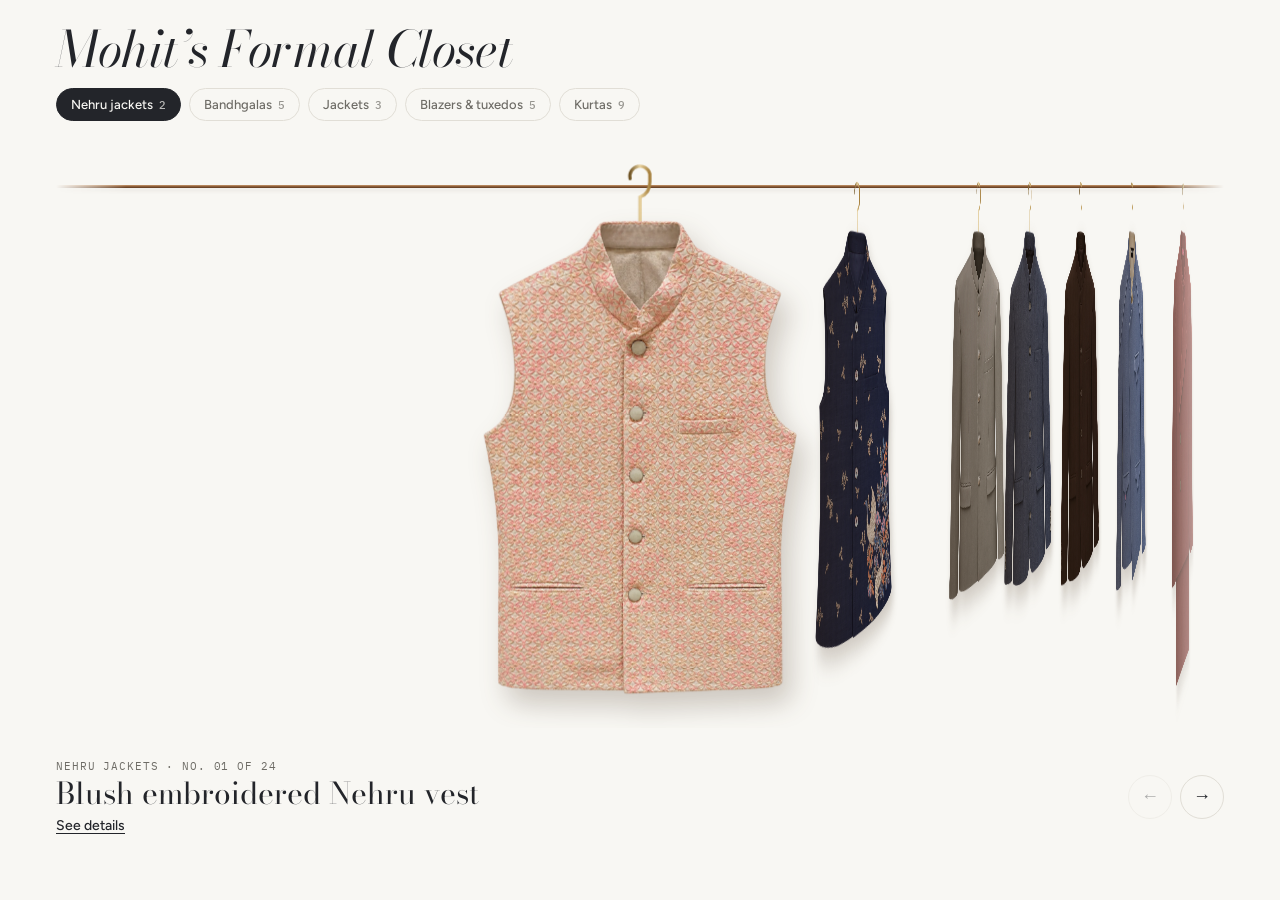
<file: mohits-formal-closet/index.html>
<!doctype html>
<html lang="en">
<head>
<meta charset="utf-8">
<meta name="viewport" content="width=device-width, initial-scale=1, viewport-fit=cover">
<meta name="robots" content="noindex, nofollow">
<title>Mohit’s Formal Closet</title>
<link rel="preconnect" href="https://fonts.googleapis.com">
<link rel="preconnect" href="https://fonts.gstatic.com" crossorigin>
<link rel="stylesheet" href="https://fonts.googleapis.com/css2?family=Bodoni+Moda:ital,opsz,wght@0,6..96,400;0,6..96,500;1,6..96,400;1,6..96,500&family=Figtree:wght@400;500&family=IBM+Plex+Mono:wght@400;500&display=swap">
<style>
[hidden] { display: none !important; }
img { max-width: 100%; }
/* Layout: garments hang edge-on along a thin wooden rail on an off-white wall, and the one in the middle swings out to face you. */
:root {
  color-scheme: light;
  --wall: #F8F7F3;
  --inside: #F3F1EB;
  --inside-deep: #E6E2D9;
  --ink: #23252A;
  --muted: #6E6C66;
  --line: #E1DED6;
  --brass: #A47E3B;
  --brass-hi: #E9D3A0;
  --brass-lo: #6E5222;
  --wood: #7B5234;
  --wood-hi: #B07F55;
  --rail: #8C5D39;
  --rail-hi: #C89A6C;
  --rail-lo: #5B391F;
  --panel: #9A6A44;
  --panel-hi: #C3946A;
  --panel-lo: #6A4428;
  --cast: rgba(70, 50, 30, 0.24);
  --sheet: rgba(248, 247, 243, 0.97);
  --button: #23252A;
  --button-ink: #F8F7F3;

  --display: "Bodoni Moda", "Didot", "Bodoni 72", Georgia, serif;
  --body: "Figtree", "Helvetica Neue", Arial, sans-serif;
  --mono: "IBM Plex Mono", ui-monospace, "SF Mono", Menlo, monospace;

  --hang: 1.4;
  --w: max(180px, min(58vw, 330px, calc((100svh - 300px) / var(--hang))));
  --pad-top: 46px;
}

* { box-sizing: border-box; }
html, body { overscroll-behavior-x: none; }
body {
  margin: 0;
  background: var(--wall);
  color: var(--ink);
  font-family: var(--body);
  font-size: 15px;
  line-height: 1.5;
  overflow-x: hidden;
}
.wrap {
  padding-left: max(16px, env(safe-area-inset-left, 0px));
  padding-right: max(16px, env(safe-area-inset-right, 0px));
  max-width: 1200px;
  margin-inline: auto;
}
.mono { font-family: var(--mono); font-size: 11px; letter-spacing: 0.08em; text-transform: uppercase; }

header.wrap {
  padding-block: 24px 14px;
  display: flex; flex-wrap: wrap; align-items: flex-end; justify-content: space-between; gap: 10px 32px;
}
h1 {
  margin: 0;
  font-family: var(--display); font-style: italic; font-weight: 400;
  font-size: clamp(32px, 5.6vw, 50px); line-height: 1; letter-spacing: -0.01em;
}
.hint { margin: 0; color: var(--muted); max-width: 36ch; }
.hint .mono { display: block; color: var(--ink); margin-bottom: 4px; }

/* Open rail: no cabinet, the clothes hang straight off a thin wooden rail on the wall */
.closet { position: relative; }
.interior {
  position: relative; overflow: hidden;
  height: calc(var(--pad-top) + var(--w) * var(--hang) + 34px);
  perspective: 1500px;
  perspective-origin: 50% 30%;
  cursor: grab;
  touch-action: pan-y;
  outline: none;
  user-select: none;
  -webkit-mask-image: linear-gradient(90deg, transparent 0, #000 6%, #000 94%, transparent 100%);
  mask-image: linear-gradient(90deg, transparent 0, #000 6%, #000 94%, transparent 100%);
}
.interior.dragging { cursor: grabbing; }
.interior:focus-visible { outline: 2px solid var(--brass); outline-offset: -2px; }
.rail {
  position: absolute; left: 0; right: 0; z-index: 0;
  top: calc(var(--pad-top) + var(--w) * 0.04 - 1.5px);
  height: 3px; border-radius: 2px;
  background: linear-gradient(to bottom, var(--rail-hi), var(--rail) 50%, var(--rail-lo));
  box-shadow: 0 3px 4px -1px var(--cast);
}
.item {
  position: absolute; left: 50%; top: var(--pad-top);
  width: var(--w); margin-left: calc(var(--w) / -2);
  height: calc(var(--w) * var(--hang));
  transform-origin: 50% calc(var(--w) * 0.04);
  container-type: inline-size;
  will-change: transform;
  backface-visibility: visible;
}
.item svg { position: absolute; left: 0; top: 0; width: 100cqw; height: 40cqw; overflow: visible; }
.piece {
  position: absolute; top: 17cqw; width: 86cqw;
  padding: 0; border: 0; background: none; cursor: pointer;
  filter: drop-shadow(8px 14px 12px var(--cast));
}
.piece img { display: block; width: 100%; height: auto; pointer-events: none; -webkit-user-drag: none; }
.piece .shade {
  position: absolute; inset: 0; pointer-events: none;
  background: linear-gradient(90deg, rgba(40, 26, 14, 0.55), rgba(40, 26, 14, 0.15));
  opacity: 0;
  -webkit-mask-size: 100% 100%; mask-size: 100% 100%;
}
.piece:focus-visible { outline: 2px solid var(--brass); outline-offset: 6px; }

/* Caption under the closet */
.nameplate.wrap {
  display: grid; grid-template-columns: minmax(0, 1fr) auto; align-items: center; gap: 16px;
  padding-block: 30px 10px;
}
.nameplate .mono { color: var(--muted); }
.nameplate .name {
  font-family: var(--display); font-size: clamp(22px, 3.2vw, 30px); line-height: 1.15; margin: 2px 0 0;
  text-wrap: balance;
}
.nameplate .open {
  background: none; border: 0; padding: 0; margin-top: 6px;
  color: var(--ink); font: 500 14px var(--body); text-decoration: underline; text-underline-offset: 3px; cursor: pointer;
}
.arrows { display: flex; gap: 8px; }
.arrows button {
  width: 44px; height: 44px; border-radius: 50%;
  border: 1px solid var(--line); background: transparent; color: var(--ink);
  font-size: 18px; cursor: pointer;
}
.arrows button:hover { border-color: var(--ink); }
.arrows button:focus-visible, .nameplate .open:focus-visible { outline: 2px solid var(--brass); outline-offset: 2px; }
.arrows button:disabled { opacity: 0.35; cursor: default; }
footer.wrap { padding-block: 4px 32px; }
footer p { margin: 0; color: var(--muted); font-size: 13px; }
footer p:empty { display: none; }

/* Type tabs */
.types.wrap { display: flex; gap: 8px; overflow-x: auto; padding-block: 0 6px; scrollbar-width: none; }
.types.wrap::-webkit-scrollbar { display: none; }
.types button {
  flex: 0 0 auto; display: inline-flex; align-items: baseline; gap: 6px;
  padding: 8px 14px; border-radius: 999px; border: 1px solid var(--line);
  background: transparent; color: var(--muted); font: 500 13px var(--body); cursor: pointer; white-space: nowrap;
}
.types button .n { font-family: var(--mono); font-size: 11px; opacity: 0.7; }
.types button:hover { color: var(--ink); border-color: var(--ink); }
.types button[aria-pressed="true"] { background: var(--button); color: var(--button-ink); border-color: var(--button); }
.types button:focus-visible { outline: 2px solid var(--brass); outline-offset: 2px; }

/* Detail sheet */
.sheet {
  position: fixed; inset: 0; z-index: 20;
  background: var(--sheet); overflow-y: auto;
  padding-top: env(safe-area-inset-top, 0px);
  padding-bottom: env(safe-area-inset-bottom, 0px);
}
.sheet-inner {
  display: grid; grid-template-columns: minmax(0, 1.1fr) minmax(0, 1fr);
  gap: 40px; align-items: center; min-height: 100%;
  padding-block: 32px;
  padding-left: max(16px, env(safe-area-inset-left, 0px));
  padding-right: max(16px, env(safe-area-inset-right, 0px));
  max-width: 1100px; margin-inline: auto;
}
.zoom { position: relative; overflow: hidden; border-radius: 6px; max-width: 100%; justify-self: center; cursor: zoom-in; touch-action: pan-y; }
.zoom img { display: block; max-height: 82vh; width: auto; max-width: 100%; transition: transform 0.25s ease; user-select: none; -webkit-user-drag: none; }
.zoom.on { cursor: zoom-out; touch-action: none; }
.zoom.on img { transform: scale(2.6); }
.sheet-text { min-width: 0; }
.sheet-text h2 {
  font-family: var(--display); font-weight: 400; font-style: italic;
  font-size: clamp(30px, 4.4vw, 44px); line-height: 1.05; margin: 6px 0 14px; text-wrap: balance;
}
.sheet-text p { margin: 0 0 18px; max-width: 46ch; }
.sheet-text .eyebrow { color: var(--muted); margin: 0; }
dl { display: grid; grid-template-columns: auto 1fr; gap: 10px 20px; margin: 0 0 22px; border-top: 1px solid var(--line); padding-top: 16px; }
dt { color: var(--muted); }
dd { margin: 0; }
.zoom-hint { color: var(--muted); font-size: 13px; }
.close {
  margin-top: 6px; padding: 12px 20px; border-radius: 999px; border: 0;
  background: var(--button); color: var(--button-ink);
  font: 500 14px var(--body); cursor: pointer;
}
.close:focus-visible { outline: 2px solid var(--brass); outline-offset: 3px; }
@media (max-width: 720px) {
  .sheet-inner { grid-template-columns: minmax(0, 1fr); gap: 20px; align-items: start; }
  .zoom img { max-height: 62vh; }
}
@media (prefers-reduced-motion: reduce) { .zoom img { transition: none; } }
</style>
</head>
<body>
<svg width="0" height="0" style="position:absolute" aria-hidden="true" focusable="false">
  <defs>
    <linearGradient id="wood" x1="0" y1="0" x2="0" y2="1">
      <stop offset="0" style="stop-color:var(--wood-hi)"/>
      <stop offset="1" style="stop-color:var(--wood)"/>
    </linearGradient>
    <linearGradient id="brassg" x1="0" y1="0" x2="1" y2="0">
      <stop offset="0" style="stop-color:var(--brass-lo)"/>
      <stop offset="0.5" style="stop-color:var(--brass-hi)"/>
      <stop offset="1" style="stop-color:var(--brass)"/>
    </linearGradient>
  </defs>
</svg>

<header class="wrap">
  <h1>Mohit’s Formal Closet</h1>
</header>

<nav class="types wrap" id="types" aria-label="Jump to a type"></nav>

<div class="wrap">
  <div class="closet">
    <div class="interior" id="interior" tabindex="0" role="listbox" aria-label="Closet. Use the left and right arrow keys to move along the rail.">
      <div class="rail" aria-hidden="true"></div>
    </div>
  </div>
</div>

<div class="nameplate wrap">
  <div aria-live="polite">
    <div class="mono" id="np-no"></div>
    <div class="name" id="np-name"></div>
    <button type="button" class="open" id="np-open">See details</button>
  </div>
  <div class="arrows">
    <button type="button" id="prev" aria-label="Previous piece">&larr;</button>
    <button type="button" id="next" aria-label="Next piece">&rarr;</button>
  </div>
</div>


<div class="sheet" id="sheet" hidden role="dialog" aria-modal="true" aria-labelledby="sheet-title">
  <div class="sheet-inner">
    <div class="zoom" id="zoom"><img id="zoom-img" alt="" draggable="false"></div>
    <div class="sheet-text">
      <p class="eyebrow mono" id="sheet-no"></p>
      <h2 id="sheet-title"></h2>
      <p id="sheet-desc"></p>
      <dl id="sheet-dl"></dl>
      <button type="button" class="close" id="close">Back to the closet</button>
    </div>
  </div>
</div>

<script>
/* Folder that holds the outfit images, relative to this page. Change it if you move them. */
const ASSET_BASE = "assets/";

/* One entry per outfit, in rail order. To add an outfit: drop a transparent PNG/WebP into the
   folder above and add an entry here. ratio = image height / width; collar = horizontal centre
   of the collar as a fraction of the width (0.5 for centred product shots). */
const PIECES = [
 {
  "name": "Blush embroidered Nehru vest",
  "ratio": 1.5125,
  "collar": 0.499,
  "hanger": 22,
  "desc": "A sleeveless Nehru vest in ivory, covered in a pink floral lattice embroidery.",
  "details": [
   [
    "Collar",
    "Mandarin"
   ],
   [
    "Fastening",
    "Covered buttons"
   ],
   [
    "Pockets",
    "Welt chest pocket, two welt pockets"
   ],
   [
    "Colour",
    "Ivory and blush"
   ]
  ],
  "type": "Nehru jackets",
  "file": "blush-embroidered-nehru-vest.webp"
 },
 {
  "name": "Navy Nehru jacket",
  "ratio": 1.4694,
  "collar": 0.499,
  "hanger": 22,
  "desc": "A mandarin-collar jacket in deep navy. Small gold leaf sprigs are scattered across the front, and two cranes sit in a spray of coral, lilac and blue leaves at the right hem.",
  "details": [
   [
    "Collar",
    "Mandarin"
   ],
   [
    "Fastening",
    "Six pearl buttons"
   ],
   [
    "Embroidery",
    "Gold leaf sprigs; crane and floral panel at the hem"
   ],
   [
    "Colour",
    "Midnight navy"
   ]
  ],
  "type": "Nehru jackets",
  "file": "navy-nehru-jacket.webp"
 },
 {
  "name": "Pale grey bandhgala",
  "ratio": 1.2736,
  "collar": 0.501,
  "hanger": 14,
  "desc": "A bandhgala in pale grey with engraved silver buttons.",
  "details": [
   [
    "Collar",
    "Mandarin"
   ],
   [
    "Fastening",
    "Six silver buttons"
   ],
   [
    "Pockets",
    "Welt chest pocket, flap pockets"
   ],
   [
    "Colour",
    "Pale grey"
   ]
  ],
  "type": "Bandhgalas",
  "file": "pale-grey-bandhgala.webp"
 },
 {
  "name": "Denim-blue bandhgala",
  "ratio": 1.2542,
  "collar": 0.499,
  "hanger": 14,
  "desc": "A bandhgala in a soft denim blue with a clean mandarin collar.",
  "details": [
   [
    "Collar",
    "Mandarin"
   ],
   [
    "Fastening",
    "Six dark buttons"
   ],
   [
    "Pockets",
    "Welt chest pocket, flap pockets"
   ],
   [
    "Colour",
    "Denim blue"
   ]
  ],
  "type": "Bandhgalas",
  "file": "denim-blue-bandhgala.webp"
 },
 {
  "name": "Chocolate bandhgala",
  "ratio": 1.2389,
  "collar": 0.5,
  "hanger": 14,
  "desc": "A bandhgala in deep chocolate brown with a high mandarin collar.",
  "details": [
   [
    "Collar",
    "Mandarin"
   ],
   [
    "Fastening",
    "Five dark buttons"
   ],
   [
    "Pockets",
    "Welt chest pocket, flap pockets"
   ],
   [
    "Colour",
    "Chocolate brown"
   ]
  ],
  "type": "Bandhgalas",
  "file": "chocolate-bandhgala.webp"
 },
 {
  "name": "Powder-blue bandhgala",
  "ratio": 1.2722,
  "collar": 0.501,
  "hanger": 14,
  "desc": "A powder-blue bandhgala with raglan seams and an asymmetric front, over a cream shirt.",
  "details": [
   [
    "Collar",
    "Mandarin"
   ],
   [
    "Fastening",
    "Asymmetric"
   ],
   [
    "Pockets",
    "Three flap pockets with pink buttons"
   ],
   [
    "Colour",
    "Powder blue"
   ]
  ],
  "type": "Bandhgalas",
  "file": "powder-blue-bandhgala.webp"
 },
 {
  "name": "Rust asymmetric bandhgala",
  "ratio": 1.5847,
  "collar": 0.497,
  "hanger": 14,
  "desc": "A rust-red bandhgala with a cross-over front and a sharply angled flap, over a matching kurta.",
  "details": [
   [
    "Collar",
    "Mandarin"
   ],
   [
    "Fastening",
    "Asymmetric, two buttons"
   ],
   [
    "Detail",
    "Angled cross-over flap"
   ],
   [
    "Colour",
    "Rust red"
   ]
  ],
  "type": "Bandhgalas",
  "file": "rust-asymmetric-bandhgala.webp"
 },
 {
  "name": "Ivory folk-embroidered jacket",
  "ratio": 1.3222,
  "collar": 0.501,
  "hanger": 14,
  "desc": "An ivory jacket covered in colourful folk motifs: elephants, horses, birds and mirror work, worn over a matching kurta.",
  "details": [
   [
    "Collar",
    "Mandarin"
   ],
   [
    "Embroidery",
    "Multicolour folk motifs with mirror work"
   ],
   [
    "Colour",
    "Ivory"
   ]
  ],
  "type": "Jackets",
  "file": "ivory-folk-embroidered-jacket.webp"
 },
 {
  "name": "Sky-blue embroidered jacket",
  "ratio": 1.2139,
  "collar": 0.499,
  "hanger": 14,
  "desc": "A sky-blue jacket with a round neck, heavily worked with floral embroidery, beads and sequins.",
  "details": [
   [
    "Neck",
    "Round"
   ],
   [
    "Embroidery",
    "Florals with beads and sequins"
   ],
   [
    "Colour",
    "Sky blue"
   ]
  ],
  "type": "Jackets",
  "file": "sky-blue-embroidered-jacket.webp"
 },
 {
  "name": "Beige safari jacket",
  "ratio": 1.2236,
  "collar": 0.498,
  "hanger": 14,
  "desc": "A safari-style jacket in textured beige with epaulettes and a printed lining.",
  "details": [
   [
    "Collar",
    "Mandarin"
   ],
   [
    "Shoulders",
    "Buttoned epaulettes"
   ],
   [
    "Pockets",
    "Four patch pockets with button flaps"
   ],
   [
    "Colour",
    "Beige"
   ]
  ],
  "type": "Jackets",
  "file": "beige-safari-jacket.webp"
 },
 {
  "name": "Black double-breasted jacket",
  "ratio": 1.2944,
  "collar": 0.499,
  "hanger": 14,
  "desc": "A double-breasted jacket in a textured black weave with satin peak lapels.",
  "details": [
   [
    "Lapels",
    "Satin peak"
   ],
   [
    "Fastening",
    "Double-breasted, six buttons"
   ],
   [
    "Pockets",
    "Welt chest pocket, jetted pockets"
   ],
   [
    "Colour",
    "Black"
   ]
  ],
  "type": "Blazers & tuxedos",
  "file": "black-double-breasted-jacket.webp"
 },
 {
  "name": "Midnight navy blazer",
  "ratio": 1.2472,
  "collar": 0.499,
  "hanger": 14,
  "desc": "A single-breasted blazer in a textured midnight navy.",
  "details": [
   [
    "Lapels",
    "Notch"
   ],
   [
    "Fastening",
    "Single button"
   ],
   [
    "Pockets",
    "Welt chest pocket, flap pockets"
   ],
   [
    "Colour",
    "Midnight navy"
   ]
  ],
  "type": "Blazers & tuxedos",
  "file": "midnight-navy-blazer.webp"
 },
 {
  "name": "Teal blazer",
  "ratio": 1.3139,
  "collar": 0.5,
  "hanger": 14,
  "desc": "A single-breasted blazer in deep teal, shown over a cream band-collar shirt.",
  "details": [
   [
    "Lapels",
    "Notch"
   ],
   [
    "Fastening",
    "Two buttons"
   ],
   [
    "Pockets",
    "Welt chest pocket, flap pockets"
   ],
   [
    "Colour",
    "Teal"
   ]
  ],
  "type": "Blazers & tuxedos",
  "file": "teal-blazer.webp"
 },
 {
  "name": "Navy shawl-collar tuxedo",
  "ratio": 1.2514,
  "collar": 0.499,
  "hanger": 14,
  "desc": "A navy tuxedo jacket with pleated shawl lapels, worn with a navy bow tie.",
  "details": [
   [
    "Lapels",
    "Pleated shawl collar"
   ],
   [
    "Pockets",
    "Jetted pockets"
   ],
   [
    "Worn with",
    "Navy bow tie"
   ],
   [
    "Colour",
    "Navy"
   ]
  ],
  "type": "Blazers & tuxedos",
  "file": "navy-shawl-collar-tuxedo.webp"
 },
 {
  "name": "Navy embroidered double-breasted blazer",
  "ratio": 1.5083,
  "collar": 0.499,
  "hanger": 14,
  "desc": "A double-breasted navy blazer covered in a white geometric dot pattern, worn over a matching navy kurta.",
  "details": [
   [
    "Lapels",
    "Peak"
   ],
   [
    "Fastening",
    "Double-breasted"
   ],
   [
    "Pattern",
    "All-over geometric embroidery"
   ],
   [
    "Colour",
    "Navy and white"
   ]
  ],
  "type": "Blazers & tuxedos",
  "file": "navy-embroidered-double-breasted-blazer.webp"
 },
 {
  "name": "Mustard striped kurta",
  "ratio": 1.4583,
  "collar": 0.499,
  "hanger": 14,
  "desc": "A mustard kurta with fine dark stripes running down an overlapping front panel.",
  "details": [
   [
    "Neck",
    "Round band"
   ],
   [
    "Detail",
    "Vertical stripes"
   ],
   [
    "Colour",
    "Mustard"
   ]
  ],
  "type": "Kurtas",
  "file": "mustard-striped-kurta.webp"
 },
 {
  "name": "Peach kurta",
  "ratio": 1.3264,
  "collar": 0.499,
  "hanger": 14,
  "desc": "A peach kurta with a band collar and a curved, piped overlap across the front.",
  "details": [
   [
    "Collar",
    "Band"
   ],
   [
    "Fastening",
    "Side button"
   ],
   [
    "Detail",
    "Curved piped overlap"
   ],
   [
    "Colour",
    "Peach"
   ]
  ],
  "type": "Kurtas",
  "file": "peach-kurta.webp"
 },
 {
  "name": "Beige patterned kurta",
  "ratio": 1.5111,
  "collar": 0.501,
  "hanger": 14,
  "desc": "A beige kurta with a fine thread pattern and a short button placket.",
  "details": [
   [
    "Collar",
    "Mandarin"
   ],
   [
    "Fastening",
    "Button placket"
   ],
   [
    "Colour",
    "Beige"
   ]
  ],
  "type": "Kurtas",
  "file": "beige-patterned-kurta.webp"
 },
 {
  "name": "White embroidered kurta",
  "ratio": 1.6028,
  "collar": 0.498,
  "hanger": 14,
  "desc": "A white kurta with tonal leaf embroidery and a blue embroidered collar and placket.",
  "details": [
   [
    "Collar",
    "Embroidered band"
   ],
   [
    "Embroidery",
    "Tonal leaves; blue trim"
   ],
   [
    "Colour",
    "White"
   ]
  ],
  "type": "Kurtas",
  "file": "white-embroidered-kurta.webp"
 },
 {
  "name": "Sage angrakha kurta",
  "ratio": 1.525,
  "collar": 0.502,
  "hanger": 14,
  "desc": "A pale sage kurta with an overlapping angrakha-style placket and small pink embroidered motifs.",
  "details": [
   [
    "Collar",
    "Mandarin"
   ],
   [
    "Fastening",
    "Side-closing placket"
   ],
   [
    "Embroidery",
    "Small scattered motifs"
   ],
   [
    "Colour",
    "Pale sage"
   ]
  ],
  "type": "Kurtas",
  "file": "sage-angrakha-kurta.webp"
 },
 {
  "name": "Yellow buti kurta",
  "ratio": 1.5639,
  "collar": 0.5,
  "hanger": 14,
  "desc": "A marigold-yellow kurta with small white buti motifs and an embroidered neckline and cuffs.",
  "details": [
   [
    "Neck",
    "Split band collar"
   ],
   [
    "Pattern",
    "White buti motifs"
   ],
   [
    "Trim",
    "Embroidered neckline and cuffs"
   ],
   [
    "Colour",
    "Marigold yellow"
   ]
  ],
  "type": "Kurtas",
  "file": "yellow-buti-kurta.webp"
 },
 {
  "name": "Stone wrap kurta",
  "ratio": 1.4667,
  "collar": 0.499,
  "hanger": 14,
  "desc": "A stone-coloured kurta with a diagonal wrap panel edged in grey stripe bands.",
  "details": [
   [
    "Neck",
    "Round band"
   ],
   [
    "Detail",
    "Diagonal wrap panel with stripe bands"
   ],
   [
    "Colour",
    "Stone"
   ]
  ],
  "type": "Kurtas",
  "file": "stone-wrap-kurta.webp"
 },
 {
  "name": "Floral print kurta",
  "ratio": 1.4458,
  "collar": 0.499,
  "hanger": 14,
  "desc": "A kurta in a butter-yellow ground with large coral, pink and lilac florals.",
  "details": [
   [
    "Collar",
    "Mandarin"
   ],
   [
    "Fastening",
    "Button placket"
   ],
   [
    "Print",
    "Large florals"
   ],
   [
    "Colour",
    "Yellow, coral and pink"
   ]
  ],
  "type": "Kurtas",
  "file": "floral-print-kurta.webp"
 },
 {
  "name": "Pink paisley kurta",
  "ratio": 1.5333,
  "collar": 0.502,
  "hanger": 14,
  "desc": "A pink kurta in a tonal paisley print with a gold band collar and placket.",
  "details": [
   [
    "Collar",
    "Gold band"
   ],
   [
    "Fastening",
    "Small buttons on a gold placket"
   ],
   [
    "Print",
    "Tonal paisley"
   ],
   [
    "Colour",
    "Pink and gold"
   ]
  ],
  "type": "Kurtas",
  "file": "pink-paisley-kurta.webp"
 }
];
PIECES.forEach(p => { p.img = encodeURI(ASSET_BASE + p.file); });

const SVGNS = "http://www.w3.org/2000/svg";
function hangerSVG(hw) {
  const L = 50 - hw, R = 50 + hw;
  const svg = document.createElementNS(SVGNS, "svg");
  svg.setAttribute("viewBox", "0 0 100 40");
  svg.setAttribute("aria-hidden", "true");
  svg.innerHTML =
    `<path d="M47.3 5.3 A2.7 2.7 0 1 1 52.7 4 L52.7 6.2 Q52.7 9.4 50 10.4 L50 19.2" fill="none" stroke="url(#brassg)" stroke-width="0.9" stroke-linecap="round"/>` +
    `<rect x="48.8" y="18.4" width="2.4" height="1.9" rx="0.4" style="fill:var(--brass)"/>` +
    `<path d="M${L} 31 Q${50 - hw * 0.5} 22.4 47.2 19.8 L52.8 19.8 Q${50 + hw * 0.5} 22.4 ${R} 31 Q${R + 1.1} 32.5 ${R - 0.7} 33.5 Q50 27.2 ${L + 0.7} 33.5 Q${L - 1.1} 32.5 ${L} 31 Z" fill="url(#wood)"/>`;
  return svg;
}

const interior = document.getElementById("interior");
const reduce = matchMedia("(prefers-reduced-motion: reduce)").matches;
const clamp = (v, a, b) => Math.max(a, Math.min(b, v));
const tallest = Math.max(1, ...PIECES.map(p => 0.17 + 0.86 * (p.ratio || 1.4) + 0.03));
document.documentElement.style.setProperty("--hang", tallest.toFixed(3));

const TYPES = [];
PIECES.forEach(p => { const t = p.type || "Pieces"; if (!TYPES.includes(t)) TYPES.push(t); });
const groupOf = PIECES.map(p => TYPES.indexOf(p.type || "Pieces"));
const typesNav = document.getElementById("types");
const typeBtns = TYPES.map((t, g) => {
  const b = document.createElement("button");
  b.type = "button";
  const count = groupOf.filter(x => x === g).length;
  b.innerHTML = `<span></span><span class="n">${count}</span>`;
  b.firstChild.textContent = t;
  b.addEventListener("click", () => goTo(groupOf.indexOf(g)));
  typesNav.appendChild(b);
  return b;
});
if (TYPES.length < 2) typesNav.hidden = true;

const items = PIECES.map((p, i) => {
  const no = "No. " + String(i + 1).padStart(2, "0");
  const el = document.createElement("div");
  el.className = "item";
  el.setAttribute("role", "option");
  el.appendChild(hangerSVG(p.hanger || 14));
  const btn = document.createElement("button");
  btn.type = "button"; btn.className = "piece"; btn.tabIndex = -1;
  btn.style.left = (50 - (p.collar ?? 0.5) * 86).toFixed(2) + "cqw";
  btn.setAttribute("aria-label", p.name);
  const img = document.createElement("img");
  img.src = p.img; img.alt = p.name; img.draggable = false;
  const shade = document.createElement("span");
  shade.className = "shade";
  shade.style.webkitMaskImage = shade.style.maskImage = `url("${p.img}")`;
  btn.append(img, shade);
  el.appendChild(btn);
  interior.appendChild(el);
  btn.addEventListener("click", () => {
    if (performance.now() - lastDragEnd < 120) return;
    if (i === Math.round(pos)) openSheet(i); else goTo(i);
  });
  return { el, shade, p, no, sway: 0, sw: 0 };
});

/* Motion: pos is a continuous index; the item nearest pos faces forward. */
let pos = 0, target = 0, vel = 0, lastT = performance.now(), running = false;
function layout() {
  const W = items[0]?.el.offsetWidth || 300;
  const G1 = W * 0.68;      // distance from the front-facing piece to its neighbours
  const G2 = W * 0.16;      // spacing of the pieces hanging edge-on
  const POP = W * 0.42;
  const G3 = W * 0.22;      // extra space between types
  const gi = Math.floor(clamp(pos, 0, items.length - 1)), gf = clamp(pos, 0, items.length - 1) - gi;
  const gPos = groupOf[gi] + ((groupOf[Math.min(gi + 1, items.length - 1)] - groupOf[gi]) * gf);
  items.forEach((it, i) => {
    const d = i - pos, ad = Math.abs(d), s = Math.sign(d) || 1;
    const t = Math.min(ad, 1), e = t * t * (3 - 2 * t);
    const x = (ad < 1 ? d * G1 : s * (G1 + (ad - 1) * G2)) + (groupOf[i] - gPos) * G3;
    const rot = s * e * 66;
    const z = (1 - e) * POP - e * W * 0.15;
    it.el.style.transform = `translate3d(${x.toFixed(1)}px, 0, ${z.toFixed(1)}px) rotateY(${rot.toFixed(2)}deg) rotateZ(${it.sway.toFixed(2)}deg)`;
    it.el.style.zIndex = String(1000 - Math.round(ad * 10));
    it.shade.style.opacity = (e * 0.85).toFixed(3);
    it.shade.style.background = d < 0
      ? "linear-gradient(90deg, rgba(40,26,14,.15), rgba(40,26,14,.6))"
      : "linear-gradient(90deg, rgba(40,26,14,.6), rgba(40,26,14,.15))";
    it.el.setAttribute("aria-selected", String(i === Math.round(pos)));
  });
}
function kick() { if (!running) { running = true; lastT = performance.now(); requestAnimationFrame(tick); } }
function tick(now) {
  const dt = clamp((now - lastT) / 1000, 0.001, 0.04); lastT = now;
  const prev = pos;
  if (reduce || dragging) pos = reduce ? target : pos;
  else pos += (target - pos) * (1 - Math.exp(-dt * 9));
  vel += ((pos - prev) / dt - vel) * 0.3;
  let active = Math.abs(target - pos) > 0.001 || dragging;
  if (!reduce) {
    for (const it of items) {
      const tgt = clamp(-vel * 3.2, -8, 8);
      it.sw += (-48 * (it.sway - tgt) - 2.2 * it.sw) * dt;
      it.sway += it.sw * dt;
      if (Math.abs(it.sway) > 0.02 || Math.abs(it.sw) > 0.05) active = true;
    }
  }
  if (!active) { pos = target; vel = 0; }
  layout(); updatePlate();
  if (active) requestAnimationFrame(tick); else running = false;
}
function goTo(i) { target = clamp(Math.round(i), 0, items.length - 1); kick(); }

/* Wheel and trackpad */
let wheelTimer;
interior.addEventListener("wheel", e => {
  const delta = Math.abs(e.deltaX) > Math.abs(e.deltaY) ? e.deltaX : e.deltaY;
  const next = clamp(target + delta / 160, 0, items.length - 1);
  if (next === target && ((delta < 0 && target <= 0) || (delta > 0 && target >= items.length - 1))) return;
  e.preventDefault();
  target = next; kick();
  clearTimeout(wheelTimer);
  wheelTimer = setTimeout(() => goTo(target), 140);
}, { passive: false });

/* Drag and swipe */
let dragging = false, dragStart = null, lastDragEnd = 0;
interior.addEventListener("pointerdown", e => {
  if (e.button !== 0) return;
  dragStart = { x: e.clientX, y: e.clientY, pos, moved: false, id: e.pointerId };
});
window.addEventListener("pointermove", e => {
  if (!dragStart || e.pointerId !== dragStart.id) return;
  const dx = e.clientX - dragStart.x, dy = e.clientY - dragStart.y;
  if (!dragStart.moved) {
    if (Math.abs(dx) < 6 || Math.abs(dx) < Math.abs(dy)) return;
    dragStart.moved = true; dragging = true; interior.classList.add("dragging");
  }
  const W = items[0].el.offsetWidth;
  pos = target = clamp(dragStart.pos - dx / (W * 0.45), -0.3, items.length - 0.7);
  kick();
});
window.addEventListener("pointerup", () => {
  if (!dragStart) return;
  if (dragStart.moved) { lastDragEnd = performance.now(); dragging = false; interior.classList.remove("dragging"); goTo(target - Math.sign(vel) * Math.min(1.2, Math.abs(vel) * 0.12)); }
  dragStart = null;
});
window.addEventListener("pointercancel", () => { dragStart = null; dragging = false; interior.classList.remove("dragging"); goTo(target); });

/* Keyboard and buttons */
interior.addEventListener("keydown", e => {
  if (e.key === "ArrowRight") { e.preventDefault(); goTo(target + 1); }
  else if (e.key === "ArrowLeft") { e.preventDefault(); goTo(target - 1); }
  else if (e.key === "Enter" || e.key === " ") { e.preventDefault(); openSheet(Math.round(target)); }
  else if (e.key === "Home") { e.preventDefault(); goTo(0); }
  else if (e.key === "End") { e.preventDefault(); goTo(items.length - 1); }
});
const prevBtn = document.getElementById("prev"), nextBtn = document.getElementById("next");
prevBtn.addEventListener("click", () => goTo(Math.round(target) - 1));
nextBtn.addEventListener("click", () => goTo(Math.round(target) + 1));
document.getElementById("np-open").addEventListener("click", () => openSheet(Math.round(target)));

let plateIdx = -1;
function updatePlate() {
  const i = clamp(Math.round(pos), 0, items.length - 1);
  if (i === plateIdx) return;
  plateIdx = i;
  document.getElementById("np-no").textContent = `${items[i].p.type ? items[i].p.type + " · " : ""}${items[i].no} of ${String(items.length).padStart(2, "0")}`;
  typeBtns.forEach((b, g) => b.setAttribute("aria-pressed", String(g === groupOf[i])));
  const ab = typeBtns[groupOf[i]]; if (ab) typesNav.scrollTo({ left: ab.offsetLeft - 16, behavior: "smooth" });
  document.getElementById("np-name").textContent = items[i].p.name;
  prevBtn.disabled = i === 0; nextBtn.disabled = i === items.length - 1;
  interior.setAttribute("aria-activedescendant", "");
}
window.addEventListener("resize", layout);

/* Start at the first piece, with a little settle */
pos = target = 0;
if (!reduce) items.forEach(it => { it.sway = (Math.random() * 2 - 1) * 2.5; });
layout(); updatePlate(); kick();

/* Detail sheet with hover/tap zoom */
const sheet = document.getElementById("sheet");
const zoom = document.getElementById("zoom"), zoomImg = document.getElementById("zoom-img");
function openSheet(i) {
  const p = items[i].p;
  zoomImg.src = p.img; zoomImg.alt = p.name;
  document.getElementById("sheet-no").textContent = (p.type ? p.type + " · " : "") + items[i].no;
  document.getElementById("sheet-title").textContent = p.name;
  document.getElementById("sheet-desc").textContent = p.desc || "";
  const dl = document.getElementById("sheet-dl"); dl.innerHTML = "";
  (p.details || []).forEach(([k, v]) => {
    const dt = document.createElement("dt"); dt.className = "mono"; dt.textContent = k;
    const dd = document.createElement("dd"); dd.textContent = v;
    dl.append(dt, dd);
  });
  zoom.classList.remove("on");
  sheet.hidden = false; document.body.style.overflow = "hidden";
  document.getElementById("close").focus();
}
function closeSheet() { sheet.hidden = true; document.body.style.overflow = ""; interior.focus({ preventScroll: true }); }
document.getElementById("close").addEventListener("click", closeSheet);
document.addEventListener("keydown", e => { if (e.key === "Escape" && !sheet.hidden) closeSheet(); });
function setOrigin(e) {
  const r = zoom.getBoundingClientRect();
  zoomImg.style.transformOrigin = `${clamp((e.clientX - r.left) / r.width, 0, 1) * 100}% ${clamp((e.clientY - r.top) / r.height, 0, 1) * 100}%`;
}
zoom.addEventListener("pointerenter", e => { if (e.pointerType === "mouse") { setOrigin(e); zoom.classList.add("on"); } });
zoom.addEventListener("pointerleave", e => { if (e.pointerType === "mouse") zoom.classList.remove("on"); });
zoom.addEventListener("pointermove", e => { if (zoom.classList.contains("on")) setOrigin(e); });
zoom.addEventListener("pointerdown", e => { if (e.pointerType === "mouse") return; setOrigin(e); zoom.classList.toggle("on"); });
</script>
</body>
</html>
</file>
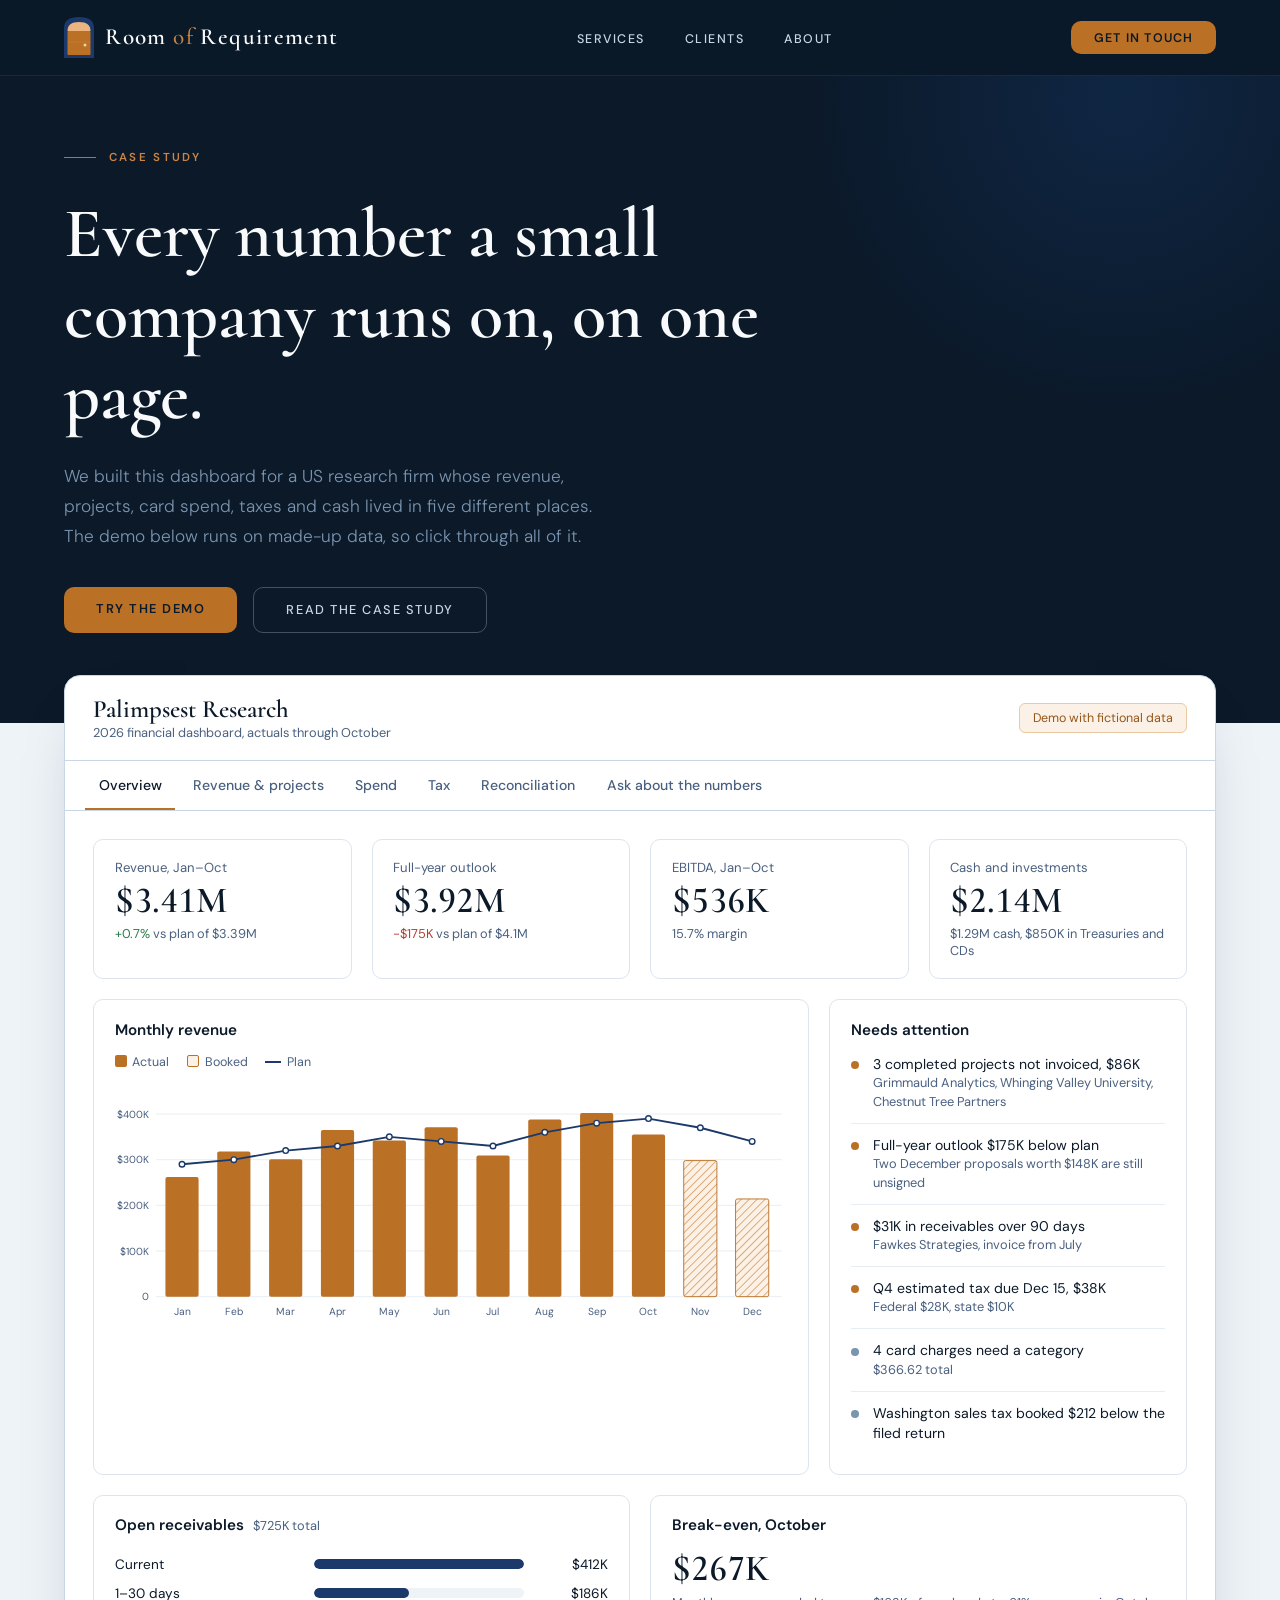
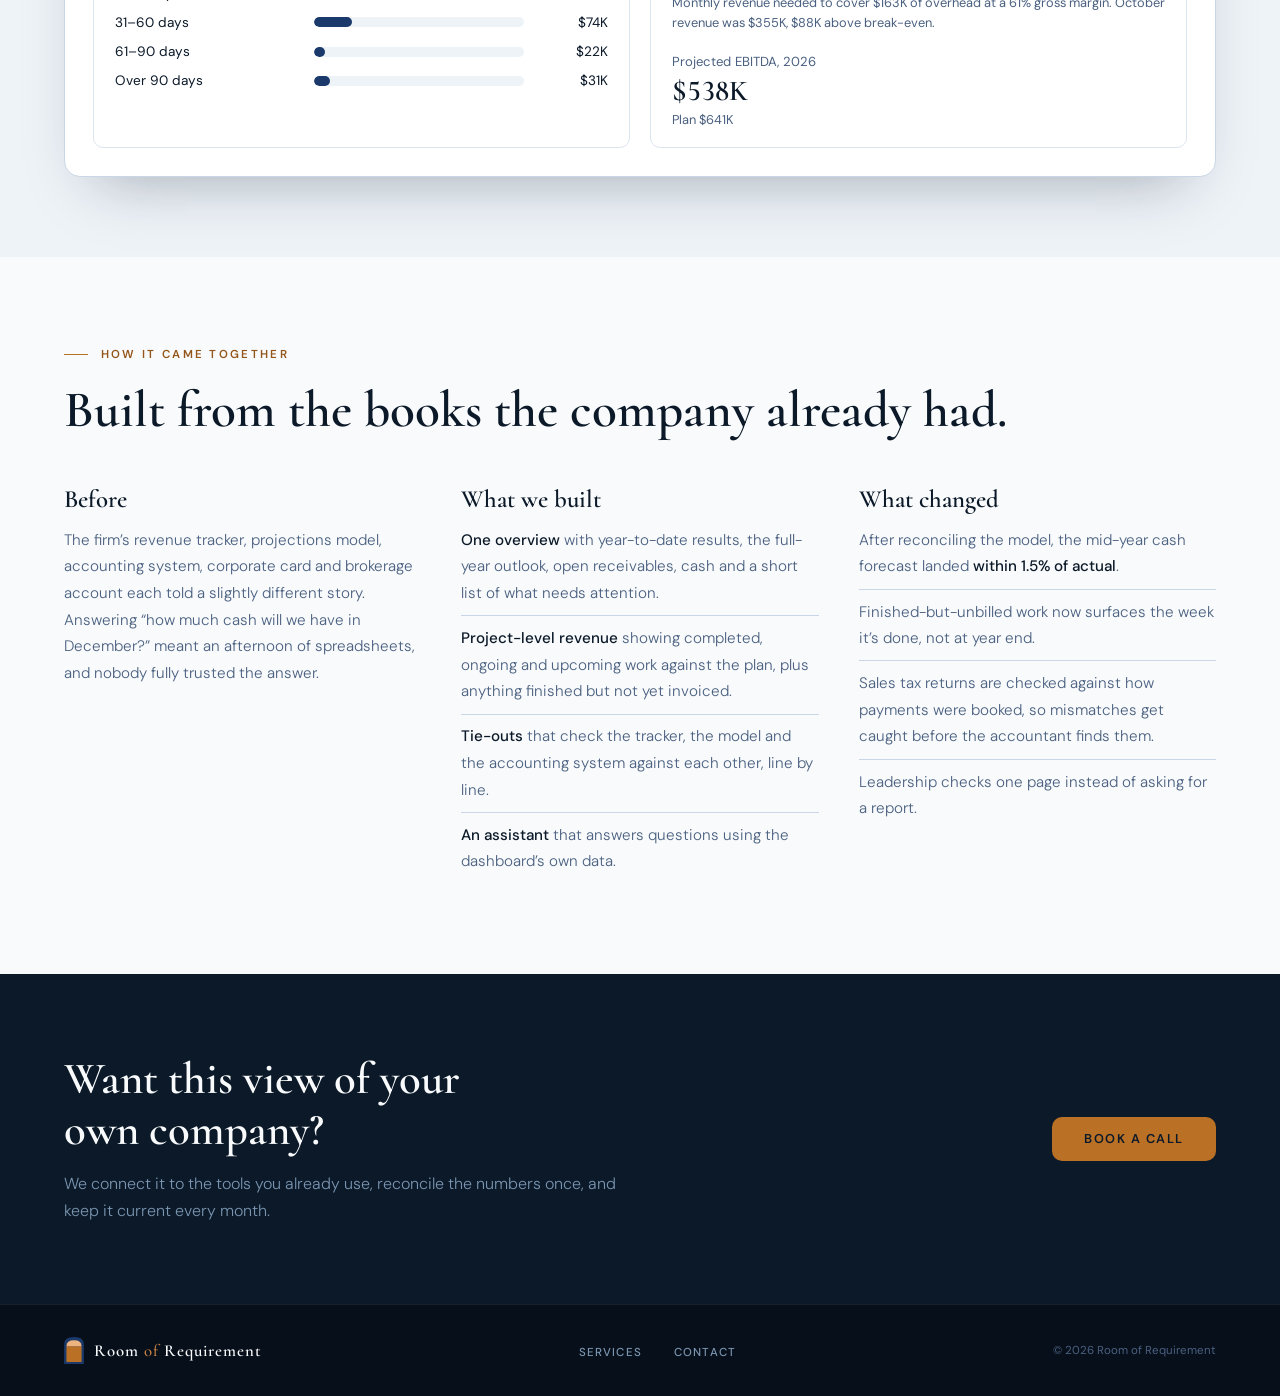
<file: dashboard.html>
<!DOCTYPE html>
<html lang="en">
<head>
<meta charset="UTF-8">
<meta name="viewport" content="width=device-width, initial-scale=1">
<title>Financial dashboard case study | Room of Requirement</title>
<meta name="robots" content="noindex, nofollow">
<meta name="description" content="A live, clickable demo of the financial dashboard Room of Requirement builds for growing companies. Revenue, projects, spend, tax and cash in one place.">
<link rel="preconnect" href="https://fonts.googleapis.com">
<link rel="preconnect" href="https://fonts.gstatic.com" crossorigin>
<link href="https://fonts.googleapis.com/css2?family=Cormorant:ital,wght@0,500;0,600;0,700;1,500&family=DM+Sans:wght@300;400;500;600&display=swap" rel="stylesheet">
<link rel="stylesheet" href="assets/styles.css">
<style>
/* ── Page-specific styles for the dashboard case study ───────────── */
.dash-hero {
  background: var(--navy);
  padding: 150px 5% 90px;
  position: relative;
  overflow: hidden;
}
.dash-hero::after {
  content: '';
  position: absolute;
  width: 640px; height: 640px; border-radius: 50%;
  background: radial-gradient(circle, rgba(36,104,204,0.16) 0%, transparent 70%);
  top: -220px; right: -160px;
  pointer-events: none;
}
.dash-hero .hero-inner { max-width: 820px; }
.dash-hero .hero-sub { margin-bottom: 2.2rem; }

.demo-wrap { background: var(--mist) !important; padding: 0 5% 80px; }
.demo-shell {
  max-width: 1240px; margin: -48px auto 0;
  background: #fff;
  border: 1px solid var(--silver);
  border-radius: var(--r-lg);
  box-shadow: 0 30px 60px -30px rgba(11,25,41,0.35);
  position: relative; z-index: 2;
  overflow: hidden;
}
.demo-top {
  display: flex; align-items: center; justify-content: space-between; gap: 1rem; flex-wrap: wrap;
  padding: 1.25rem 1.75rem;
  border-bottom: 1px solid var(--silver);
}
.demo-co { font-family: var(--f-display); font-size: 1.55rem; font-weight: 600; color: var(--navy); line-height: 1.1; }
.demo-co span { display: block; font-family: var(--f-body); font-size: 0.8rem; font-weight: 400; color: var(--slate); margin-top: 0.2rem; }
.demo-flag {
  font-size: 0.78rem; color: var(--sienna-ink);
  background: #FBF1E6; border: 1px solid #EBC9A3;
  padding: 0.4rem 0.8rem; border-radius: var(--r-sm);
}

.tabs {
  display: flex; gap: 0.25rem; overflow-x: auto;
  padding: 0 1.25rem; border-bottom: 1px solid var(--silver);
  scrollbar-width: thin;
}
.tab {
  font-family: var(--f-body); font-size: 0.88rem; font-weight: 500;
  color: var(--slate); background: none; border: none;
  padding: 0.95rem 0.85rem 0.85rem; cursor: pointer; white-space: nowrap;
  border-bottom: 2px solid transparent;
}
.tab:hover { color: var(--navy); }
.tab[aria-selected="true"] { color: var(--navy); border-bottom-color: var(--sienna); }
.tab:focus-visible, .ask-q:focus-visible, .btn-row button:focus-visible { outline: 2px solid var(--accent); outline-offset: 2px; border-radius: 4px; }

.panel-body { padding: 1.75rem; }
.panel-body[hidden] { display: none; }

.grid { display: grid; gap: 1.25rem; }
.g-4 { grid-template-columns: repeat(4, minmax(0,1fr)); }
.g-2 { grid-template-columns: repeat(2, minmax(0,1fr)); }
.g-21 { grid-template-columns: minmax(0,2fr) minmax(0,1fr); }
.mt { margin-top: 1.25rem; }

.box { border: 1px solid #DCE5EF; border-radius: var(--r); padding: 1.2rem 1.3rem; background: #fff; min-width: 0; }
.box h3 { font-family: var(--f-body); font-size: 0.95rem; font-weight: 600; color: var(--navy); margin-bottom: 0.9rem; }
.box h3 small { font-weight: 400; color: var(--slate); font-size: 0.8rem; margin-left: 0.35rem; }

.kpi-label { font-size: 0.82rem; color: var(--slate); }
.kpi-num { font-family: var(--f-display); font-size: 2.3rem; font-weight: 600; color: var(--navy); line-height: 1.05; margin: 0.35rem 0 0.3rem; font-variant-numeric: lining-nums tabular-nums; }
.kpi-note { font-size: 0.8rem; color: var(--slate); }
.up { color: #2E7D4F; }
.down { color: #B3412E; }

.attn { list-style: none; }
.attn li { display: grid; grid-template-columns: 10px 1fr; gap: 0.75rem; padding: 0.7rem 0; border-top: 1px solid #E6EDF4; font-size: 0.88rem; line-height: 1.45; color: var(--navy); }
.attn li:first-child { border-top: none; padding-top: 0; }
.attn .dot { width: 8px; height: 8px; border-radius: 50%; margin-top: 0.45rem; background: var(--sienna); }
.attn .dot.lo { background: var(--slate-light); }
.attn span.sub { display: block; color: var(--slate); font-size: 0.8rem; }

.legend { display: flex; gap: 1.1rem; flex-wrap: wrap; font-size: 0.78rem; color: var(--slate); margin-bottom: 0.6rem; }
.legend i { display: inline-block; width: 12px; height: 12px; border-radius: 2px; margin-right: 0.35rem; vertical-align: -1px; }
.legend i.line { height: 2px; border-radius: 0; vertical-align: 3px; width: 16px; }
.chart svg { display: block; width: 100%; height: auto; }
.chart text { font-family: var(--f-body); font-size: 11px; fill: var(--slate); }

.tbl-wrap { overflow-x: auto; }
table { width: 100%; border-collapse: collapse; font-size: 0.86rem; font-variant-numeric: tabular-nums; }
th { text-align: left; font-weight: 500; color: var(--slate); font-size: 0.78rem; padding: 0 0.7rem 0.55rem; border-bottom: 1px solid var(--silver); white-space: nowrap; }
td { padding: 0.6rem 0.7rem; border-bottom: 1px solid #E6EDF4; color: var(--navy); vertical-align: top; }
th.n, td.n { text-align: right; white-space: nowrap; }
tr.total td { font-weight: 600; border-bottom: none; }
td .sub { display: block; color: var(--slate); font-size: 0.78rem; }

.pill { display: inline-block; font-size: 0.74rem; font-weight: 500; padding: 0.15rem 0.55rem; border-radius: 99px; white-space: nowrap; }
.p-done { background: #E3F0E8; color: #2E6A47; }
.p-on { background: var(--accent-pale); color: var(--blue); }
.p-signed { background: #EEF3F8; color: var(--slate); border: 1px solid var(--silver); }
.p-prop { background: #fff; color: var(--slate); border: 1px dashed var(--slate-light); }
.p-warn { background: #FBF1E6; color: var(--sienna-ink); }

.hbar { display: grid; grid-template-columns: minmax(110px, 38%) 1fr auto; gap: 0.75rem; align-items: center; font-size: 0.85rem; padding: 0.38rem 0; }
.hbar .track { height: 10px; background: #EEF3F8; border-radius: 99px; overflow: hidden; }
.hbar .fill { height: 100%; background: var(--blue); border-radius: 99px; }
.hbar .val { font-variant-numeric: tabular-nums; color: var(--navy); min-width: 4.5rem; text-align: right; }

.btn-row { display: flex; gap: 0.5rem; flex-wrap: wrap; margin-bottom: 1rem; }
.btn-row button {
  font-family: var(--f-body); font-size: 0.82rem; font-weight: 500;
  border: 1px solid var(--silver); background: #fff; color: var(--slate);
  padding: 0.4rem 0.85rem; border-radius: 99px; cursor: pointer;
}
.btn-row button[aria-pressed="true"] { background: var(--navy); color: var(--white); border-color: var(--navy); }

/* Ask */
.ask-grid { display: grid; grid-template-columns: minmax(0,1fr) minmax(0,1.6fr); gap: 1.5rem; }
.ask-intro { font-size: 0.9rem; color: var(--slate); line-height: 1.6; margin-bottom: 1rem; }
.ask-q {
  display: block; width: 100%; text-align: left;
  font-family: var(--f-body); font-size: 0.9rem; color: var(--navy);
  background: #fff; border: 1px solid var(--silver); border-radius: var(--r);
  padding: 0.8rem 1rem; margin-bottom: 0.55rem; cursor: pointer;
  transition: border-color var(--transition);
}
.ask-q:hover { border-color: var(--sienna); }
.ask-q[aria-pressed="true"] { border-color: var(--sienna); background: #FBF6F0; }
.chat { background: var(--mist); border-radius: var(--r); padding: 1.25rem; min-height: 320px; display: flex; flex-direction: column; gap: 0.8rem; }
.msg { max-width: 92%; padding: 0.8rem 1rem; border-radius: var(--r); font-size: 0.9rem; line-height: 1.6; white-space: pre-line; }
.msg.user { align-self: flex-end; background: var(--navy); color: var(--white); }
.msg.bot { align-self: flex-start; background: #fff; color: var(--navy); border: 1px solid #DCE5EF; }
.chat-empty { margin: auto; color: var(--slate); font-size: 0.9rem; text-align: center; max-width: 30ch; }

/* Case study */
.case { background: var(--white) !important; padding: 90px 5%; }
.case-inner { max-width: 1240px; margin: 0 auto; }
.case-cols { display: grid; grid-template-columns: repeat(3, minmax(0,1fr)); gap: 2.5rem; margin-top: 2.75rem; }
.case-cols h3 { font-family: var(--f-display); font-size: 1.55rem; font-weight: 600; color: var(--navy); margin-bottom: 0.8rem; }
.case-cols p, .case-cols li { font-size: 0.95rem; font-weight: 300; line-height: 1.75; color: var(--slate); }
.case-cols ul { list-style: none; }
.case-cols li { padding: 0.55rem 0; border-top: 1px solid var(--silver); }
.case-cols li:first-child { border-top: none; padding-top: 0; }
.case-cols strong { font-weight: 500; color: var(--navy); }

.dash-cta { background: var(--navy) !important; padding: 80px 5%; text-align: left; }
.dash-cta-inner { max-width: 1240px; margin: 0 auto; display: flex; justify-content: space-between; align-items: center; gap: 2rem; flex-wrap: wrap; }
.dash-cta h2 { font-family: var(--f-display); font-size: clamp(1.9rem, 3.5vw, 2.8rem); font-weight: 600; color: var(--white); line-height: 1.15; max-width: 22ch; }
.dash-cta p { color: var(--slate-light); font-weight: 300; margin-top: 0.8rem; max-width: 52ch; line-height: 1.7; }

@media (max-width: 1024px) {
  .g-4 { grid-template-columns: repeat(2, minmax(0,1fr)); }
  .g-21, .g-2, .ask-grid, .case-cols { grid-template-columns: 1fr; }
}
@media (max-width: 560px) {
  .g-4 { grid-template-columns: 1fr; }
  .panel-body { padding: 1.1rem; }
  .demo-top { padding: 1rem 1.1rem; }
  .kpi-num { font-size: 2rem; }
}
@media (prefers-reduced-motion: reduce) {
  .hero-eyebrow, .hero-headline, .hero-sub, .hero-actions { animation: none !important; opacity: 1 !important; }
}
</style>
</head>
<body>

<nav aria-label="Main">
  <a class="nav-logo" href="index.html">
    <svg width="30" height="41" viewBox="0 0 60 82" fill="none" xmlns="http://www.w3.org/2000/svg" aria-hidden="true">
      <rect x="0" y="22" width="60" height="60" fill="#1B3A6B"/>
      <path d="M0,22 Q0,0 30,0 Q60,0 60,22 Z" fill="#1B3A6B"/>
      <rect x="7" y="28" width="46" height="48" rx="2" fill="#BB7125"/>
      <path d="M7,28 Q7,10 30,10 Q53,10 53,28 Z" fill="#EEB480"/>
      <circle cx="42" cy="56" r="3" fill="#EBD3A2"/>
      <line x1="7" y1="50" x2="53" y2="50" stroke="#EEB480" stroke-width="0.5" opacity="0.4"/>
    </svg>
    <span class="nav-logo-text">Room <span class="of">of</span> Requirement</span>
  </a>
  <ul class="nav-links">
    <li><a href="index.html#services">Services</a></li>
    <li><a href="index.html#clients">Clients</a></li>
    <li><a href="index.html#about">About</a></li>
  </ul>
  <a class="nav-cta" href="index.html#contact">Get in touch</a>
</nav>

<header class="dash-hero">
  <div class="hero-inner">
    <p class="hero-eyebrow">Case study</p>
    <h1 class="hero-headline">Every number a small company runs on, on one page.</h1>
    <p class="hero-sub">We built this dashboard for a US research firm whose revenue, projects, card spend, taxes and cash lived in five different places. The demo below runs on made-up data, so click through all of it.</p>
    <div class="hero-actions">
      <a class="btn-primary" href="#demo">Try the demo</a>
      <a class="btn-ghost" href="#case">Read the case study</a>
    </div>
  </div>
</header>

<section class="demo-wrap" id="demo" aria-label="Interactive dashboard demo">
  <div class="demo-shell">
    <div class="demo-top">
      <div class="demo-co">Palimpsest Research
        <span>2026 financial dashboard, actuals through October</span>
      </div>
      <div class="demo-flag">Demo with fictional data</div>
    </div>

    <div class="tabs" role="tablist" aria-label="Dashboard sections">
      <button class="tab" role="tab" id="t-overview" aria-controls="p-overview" aria-selected="true">Overview</button>
      <button class="tab" role="tab" id="t-projects" aria-controls="p-projects" aria-selected="false" tabindex="-1">Revenue &amp; projects</button>
      <button class="tab" role="tab" id="t-spend" aria-controls="p-spend" aria-selected="false" tabindex="-1">Spend</button>
      <button class="tab" role="tab" id="t-tax" aria-controls="p-tax" aria-selected="false" tabindex="-1">Tax</button>
      <button class="tab" role="tab" id="t-recon" aria-controls="p-recon" aria-selected="false" tabindex="-1">Reconciliation</button>
      <button class="tab" role="tab" id="t-ask" aria-controls="p-ask" aria-selected="false" tabindex="-1">Ask about the numbers</button>
    </div>

    <div class="panel-body" role="tabpanel" id="p-overview" aria-labelledby="t-overview"></div>
    <div class="panel-body" role="tabpanel" id="p-projects" aria-labelledby="t-projects" hidden></div>
    <div class="panel-body" role="tabpanel" id="p-spend" aria-labelledby="t-spend" hidden></div>
    <div class="panel-body" role="tabpanel" id="p-tax" aria-labelledby="t-tax" hidden></div>
    <div class="panel-body" role="tabpanel" id="p-recon" aria-labelledby="t-recon" hidden></div>
    <div class="panel-body" role="tabpanel" id="p-ask" aria-labelledby="t-ask" hidden></div>
  </div>
</section>

<section class="case" id="case">
  <div class="case-inner">
    <p class="section-label">How it came together</p>
    <h2 class="section-title">Built from the books the company already had.</h2>
    <div class="case-cols">
      <div>
        <h3>Before</h3>
        <p>The firm’s revenue tracker, projections model, accounting system, corporate card and brokerage account each told a slightly different story. Answering “how much cash will we have in December?” meant an afternoon of spreadsheets, and nobody fully trusted the answer.</p>
      </div>
      <div>
        <h3>What we built</h3>
        <ul>
          <li><strong>One overview</strong> with year-to-date results, the full-year outlook, open receivables, cash and a short list of what needs attention.</li>
          <li><strong>Project-level revenue</strong> showing completed, ongoing and upcoming work against the plan, plus anything finished but not yet invoiced.</li>
          <li><strong>Tie-outs</strong> that check the tracker, the model and the accounting system against each other, line by line.</li>
          <li><strong>An assistant</strong> that answers questions using the dashboard’s own data.</li>
        </ul>
      </div>
      <div>
        <h3>What changed</h3>
        <ul>
          <li>After reconciling the model, the mid-year cash forecast landed <strong>within 1.5% of actual</strong>.</li>
          <li>Finished-but-unbilled work now surfaces the week it’s done, not at year end.</li>
          <li>Sales tax returns are checked against how payments were booked, so mismatches get caught before the accountant finds them.</li>
          <li>Leadership checks one page instead of asking for a report.</li>
        </ul>
      </div>
    </div>
  </div>
</section>

<section class="dash-cta">
  <div class="dash-cta-inner">
    <div>
      <h2>Want this view of your own company?</h2>
      <p>We connect it to the tools you already use, reconcile the numbers once, and keep it current every month.</p>
    </div>
    <a class="btn-primary" href="index.html#contact">Book a call</a>
  </div>
</section>

<footer>
  <div class="footer-logo">
    <svg width="20" height="27" viewBox="0 0 60 82" fill="none" aria-hidden="true">
      <rect x="0" y="22" width="60" height="60" fill="#1B3A6B"/>
      <path d="M0,22 Q0,0 30,0 Q60,0 60,22 Z" fill="#1B3A6B"/>
      <rect x="7" y="28" width="46" height="48" rx="2" fill="#BB7125"/>
      <path d="M7,28 Q7,10 30,10 Q53,10 53,28 Z" fill="#EEB480"/>
    </svg>
    <span class="footer-logo-text">Room <span class="of">of</span> Requirement</span>
  </div>
  <ul class="footer-links">
    <li><a href="index.html#services">Services</a></li>
    <li><a href="index.html#contact">Contact</a></li>
  </ul>
  <p class="footer-copy">© 2026 Room of Requirement</p>
</footer>

<script>
(() => {
  /* ── Fictional data (all figures in $ thousands unless noted) ── */
  const M = ['Jan','Feb','Mar','Apr','May','Jun','Jul','Aug','Sep','Oct','Nov','Dec'];
  const T = 9; // index of last closed month (October)
  const plan   = [290,300,320,330,350,340,330,360,380,390,370,340];
  const actual = [262,318,301,365,342,371,309,388,402,355];
  const sga    = [148,151,149,156,152,158,150,161,159,163];
  const sgaPlan = 155;
  const COGS = 0.39;
  const cashActual = [1198,1231,1252,1218,1240,1226,1209,1268,1301,1287];
  const cashPlan   = [1215,1238,1264,1240,1262,1250,1236,1270,1306,1342,1371,1384];
  const ar = { 'Current': 412, '1–30 days': 186, '31–60 days': 74, '61–90 days': 22, 'Over 90 days': 31 };
  const arJune = 600;
  const investments = 850;

  const projects = [
    { c:'Ottery Health Network', n:'Patient experience tracker, wave 3', r:64, m:8, s:'done', billed:true },
    { c:'Airstrip Policy Institute', n:'Voter attitudes panel', r:118, m:9, s:'done', billed:true },
    { c:'Grimmauld Analytics', n:'Text-to-web survey, Midwest', r:41, m:9, s:'done', billed:false },
    { c:'Whinging Valley University', n:'Student wellbeing study', r:29, m:9, s:'done', billed:false },
    { c:'Chestnut Tree Partners', n:'Rapid poll, three states', r:16, m:9, s:'done', billed:false },
    { c:'Fawkes Strategies', n:'Message testing, six waves', r:92, m:10, s:'on' },
    { c:'Two Minutes Media', n:'Audience panel refresh', r:77, m:10, s:'on' },
    { c:'Parsons & Syme', n:'Customer satisfaction pulse', r:54, m:10, s:'on' },
    { c:'Chestnut Tree Partners', n:'Post-election rapid poll', r:75, m:10, s:'signed' },
    { c:'Ottery Health Network', n:'Patient experience tracker, wave 4', r:66, m:11, s:'signed' },
    { c:'Airstrip Policy Institute', n:'Post-election recontact', r:88, m:11, s:'prop' },
    { c:'Grimmauld Analytics', n:'Q1 tracker kickoff', r:60, m:11, s:'prop' },
  ];
  const statusName = { done:'Completed', on:'Ongoing', signed:'Signed', prop:'Proposal' };
  const statusCls = { done:'p-done', on:'p-on', signed:'p-signed', prop:'p-prop' };

  const clients = [
    ['Ottery Health Network', 742, 720],
    ['Airstrip Policy Institute', 688, 700],
    ['Fawkes Strategies', 571, 560],
    ['Grimmauld Analytics', 512, 500],
    ['Two Minutes Media', 403, 420],
    ['Chestnut Tree Partners', 287, 290],
    ['Whinging Valley University', 210, 200],
  ];
  const sgaLines = [
    ['Salaries and payroll taxes', 1060, 1052],
    ['Contractors', 182, 191],
    ['Software and data', 96, 104],
    ['Legal and accounting', 74, 81],
    ['Rent and office', 60, 60],
    ['Insurance', 42, 40],
    ['Travel', 36, 19],
  ];
  // Card spend, October, in dollars
  const cardTypes = [['Messaging carrier fees',21380],['Software',8420],['Travel',3960],['Advertising',2500],['Meals',1140],['Office',610]];
  const merchants = [['Floo Messaging',21380,14],['Pensieve Docs',2160,1],['Thestral Airways',2840,3],['Prophet Media Ads',2500,2],['Speakwrite',1290,1],['Mirror Meet',640,1],['Cauldron Inn',1120,2]];
  const uncategorized = [['Oct 3','PAYPAL *OWLERY SUPPLY',240.00],['Oct 11','FLOURISH BOOKS LTD',63.12],['Oct 19','WWW.MINIPAX.IO',45.00],['Oct 24','SQ *THREE BROOMS CAFE',18.50]];
  const vendors = [['Goldstein Payroll','Payroll',104200,'Monthly'],['Hedwig Field Services','Contractors',19100,'Twice monthly'],['Ollivander & Bones CPAs','Legal and accounting',4500,'Monthly'],['Victory Mansions LLC','Rent and office',6000,'Monthly'],['Burrow Insurance Brokers','Insurance',4000,'Quarterly']];
  const salesTax = [
    ['District of Columbia', 1842, 1842],
    ['Washington', 2416, 2204],
    ['Texas', 960, 960],
    ['Ohio', 0, 0],
  ];

  /* ── Helpers ── */
  const sum = a => a.reduce((x,y)=>x+y,0);
  const k = v => {
    const neg = v < 0; v = Math.abs(v);
    const s = v >= 1000 ? '$' + (v/1000).toFixed(2).replace(/\.?0+$/,'') + 'M' : '$' + Math.round(v) + 'K';
    return (neg ? '−' : '') + s;
  };
  const usd = v => '$' + v.toLocaleString('en-US', { minimumFractionDigits: v % 1 ? 2 : 0, maximumFractionDigits: 2 });
  const pct = v => (v >= 0 ? '+' : '−') + Math.abs(v*100).toFixed(1) + '%';
  const sign = v => (v >= 0 ? '+' : '−') + k(Math.abs(v)).replace('$','$');
  const esc = s => String(s).replace(/&/g,'&amp;').replace(/</g,'&lt;');

  /* ── Derived figures ── */
  const ytdA = sum(actual), ytdP = sum(plan.slice(0,T+1));
  const booked = m => sum(projects.filter(p => p.m === m && p.s !== 'done').map(p => p.r));
  const nov = booked(10), dec = booked(11);
  const outlook = ytdA + nov + dec, fyPlan = sum(plan);
  const cogs = actual.map(a => Math.round(a*COGS));
  const ebitda = actual.map((a,i) => a - cogs[i] - sga[i]);
  const ytdE = sum(ebitda);
  const fyE = ytdE + Math.round((nov+dec)*(1-COGS)) - sgaPlan*2;
  const planE = Math.round(fyPlan*(1-COGS)) - sgaPlan*12;
  const arTotal = sum(Object.values(ar));
  const unbilled = projects.filter(p => p.s==='done' && !p.billed);
  const unbilledSum = sum(unbilled.map(p=>p.r));
  const fedTax = Math.round(fyE*0.21), stTax = Math.round(fyE*0.07);
  const fedQ = Math.round(fedTax/4), stQ = Math.round(stTax/4);
  const cashGap = cashActual[T] - cashPlan[T];
  const breakEven = Math.round((sga[T]) / (1-COGS));
  const stDiffs = salesTax.filter(r => r[1] !== r[2]);

  /* ── SVG charts ── */
  function revChart() {
    const W=720, H=260, L=44, B=28, top=12, n=12, bw=(W-L-10)/n;
    const max = 450, y = v => top + (H-top-B)*(1 - v/max);
    let g = '';
    [0,100,200,300,400].forEach(v => { g += `<line x1="${L}" x2="${W-6}" y1="${y(v)}" y2="${y(v)}" stroke="#E6EDF4"/><text x="${L-8}" y="${y(v)+4}" text-anchor="end">${v ? '$'+v+'K' : '0'}</text>`; });
    let bars = '';
    for (let i=0;i<n;i++){
      const x = L + i*bw + bw*0.18, w = bw*0.64;
      const v = i<=T ? actual[i] : (i===10?nov:dec);
      const fill = i<=T ? '#BB7125' : 'url(#hatch)';
      bars += `<rect x="${x}" y="${y(v)}" width="${w}" height="${y(0)-y(v)}" rx="2" fill="${fill}" ${i>T?'stroke="#BB7125" stroke-width="1"':''}><title>${M[i]}: ${i<=T?'actual':'booked'} ${k(v)}, plan ${k(plan[i])}</title></rect>`;
      bars += `<text x="${L+i*bw+bw/2}" y="${H-8}" text-anchor="middle">${M[i]}</text>`;
    }
    const pts = plan.map((v,i)=>`${L+i*bw+bw/2},${y(v)}`).join(' ');
    return `<svg viewBox="0 0 ${W} ${H}" role="img" aria-label="Monthly revenue: actual and booked versus plan">
      <defs><pattern id="hatch" width="6" height="6" patternUnits="userSpaceOnUse" patternTransform="rotate(45)"><rect width="6" height="6" fill="#FBF1E6"/><line x1="0" y1="0" x2="0" y2="6" stroke="#DDA772" stroke-width="2"/></pattern></defs>
      ${g}${bars}<polyline points="${pts}" fill="none" stroke="#1B3A6B" stroke-width="2"/>
      ${plan.map((v,i)=>`<circle cx="${L+i*bw+bw/2}" cy="${y(v)}" r="3" fill="#fff" stroke="#1B3A6B" stroke-width="1.5"/>`).join('')}
    </svg>`;
  }
  function cashChart() {
    const W=720, H=240, L=52, B=28, top=12, n=12, step=(W-L-20)/(n-1);
    const lo=1150, hi=1400, y = v => top + (H-top-B)*(1-(v-lo)/(hi-lo)), x = i => L + i*step;
    let g='';
    [1150,1200,1250,1300,1350,1400].forEach(v => { g += `<line x1="${L}" x2="${W-10}" y1="${y(v)}" y2="${y(v)}" stroke="#E6EDF4"/><text x="${L-8}" y="${y(v)+4}" text-anchor="end">${k(v)}</text>`; });
    M.forEach((m,i)=> g += `<text x="${x(i)}" y="${H-8}" text-anchor="middle">${m}</text>`);
    const p = cashPlan.map((v,i)=>`${x(i)},${y(v)}`).join(' ');
    const a = cashActual.map((v,i)=>`${x(i)},${y(v)}`).join(' ');
    return `<svg viewBox="0 0 ${W} ${H}" role="img" aria-label="Cash position versus projection">
      ${g}<polyline points="${p}" fill="none" stroke="#1B3A6B" stroke-width="2" stroke-dasharray="5 4"/>
      <polyline points="${a}" fill="none" stroke="#BB7125" stroke-width="2.5"/>
      ${cashActual.map((v,i)=>`<circle cx="${x(i)}" cy="${y(v)}" r="3.2" fill="#BB7125"><title>${M[i]}: actual ${k(v)}, projected ${k(cashPlan[i])}</title></circle>`).join('')}
    </svg>`;
  }
  const hbars = (rows, fmt) => {
    const mx = Math.max(...rows.map(r=>r[1]));
    return rows.map(r => `<div class="hbar"><span>${esc(r[0])}</span><span class="track"><span class="fill" style="display:block;width:${(r[1]/mx*100).toFixed(1)}%"></span></span><span class="val">${fmt(r[1])}</span></div>`).join('');
  };

  /* ── Panels ── */
  const P = {};
  P.overview = () => `
    <div class="grid g-4">
      <div class="box"><div class="kpi-label">Revenue, Jan–Oct</div><div class="kpi-num">${k(ytdA)}</div><div class="kpi-note"><span class="${ytdA>=ytdP?'up':'down'}">${pct(ytdA/ytdP-1)}</span> vs plan of ${k(ytdP)}</div></div>
      <div class="box"><div class="kpi-label">Full-year outlook</div><div class="kpi-num">${k(outlook)}</div><div class="kpi-note"><span class="down">${k(outlook-fyPlan)}</span> vs plan of ${k(fyPlan)}</div></div>
      <div class="box"><div class="kpi-label">EBITDA, Jan–Oct</div><div class="kpi-num">${k(ytdE)}</div><div class="kpi-note">${(ytdE/ytdA*100).toFixed(1)}% margin</div></div>
      <div class="box"><div class="kpi-label">Cash and investments</div><div class="kpi-num">${k(cashActual[T]+investments)}</div><div class="kpi-note">${k(cashActual[T])} cash, ${k(investments)} in Treasuries and CDs</div></div>
    </div>
    <div class="grid g-21 mt">
      <div class="box chart"><h3>Monthly revenue</h3>
        <div class="legend"><span><i style="background:#BB7125"></i>Actual</span><span><i style="background:#FBF1E6;border:1px solid #BB7125"></i>Booked</span><span><i class="line" style="background:#1B3A6B"></i>Plan</span></div>
        ${revChart()}</div>
      <div class="box"><h3>Needs attention</h3>
        <ul class="attn">
          <li><span class="dot"></span><div>${unbilled.length} completed projects not invoiced, ${k(unbilledSum)}<span class="sub">${unbilled.map(p=>esc(p.c)).join(', ')}</span></div></li>
          <li><span class="dot"></span><div>Full-year outlook ${k(fyPlan-outlook)} below plan<span class="sub">Two December proposals worth ${k(148)} are still unsigned</span></div></li>
          <li><span class="dot"></span><div>${k(ar['Over 90 days'])} in receivables over 90 days<span class="sub">Fawkes Strategies, invoice from July</span></div></li>
          <li><span class="dot"></span><div>Q4 estimated tax due Dec 15, ${k(fedQ+stQ)}<span class="sub">Federal ${k(fedQ)}, state ${k(stQ)}</span></div></li>
          <li><span class="dot lo"></span><div>${uncategorized.length} card charges need a category<span class="sub">${usd(sum(uncategorized.map(c=>c[2])))} total</span></div></li>
          <li><span class="dot lo"></span><div>Washington sales tax booked ${usd(stDiffs[0][1]-stDiffs[0][2])} below the filed return</div></li>
        </ul>
      </div>
    </div>
    <div class="grid g-2 mt">
      <div class="box"><h3>Open receivables <small>${k(arTotal)} total</small></h3>${hbars(Object.entries(ar), k)}</div>
      <div class="box"><h3>Break-even, October</h3>
        <div class="kpi-num">${k(breakEven)}</div>
        <div class="kpi-note" style="line-height:1.6">Monthly revenue needed to cover ${k(sga[T])} of overhead at a ${Math.round((1-COGS)*100)}% gross margin. October revenue was ${k(actual[T])}, ${k(actual[T]-breakEven)} above break-even.</div>
        <div class="kpi-label" style="margin-top:1.2rem">Projected EBITDA, 2026</div>
        <div class="kpi-num" style="font-size:1.8rem">${k(fyE)}</div>
        <div class="kpi-note">Plan ${k(planE)}</div>
      </div>
    </div>`;

  let projFilter = 'all';
  P.projects = () => {
    const list = projects.filter(p => projFilter==='all' || p.s===projFilter);
    const comingRows = [9,10,11].map(m => {
      const done = sum(projects.filter(p=>p.m===m&&p.s==='done').map(p=>p.r));
      const up = sum(projects.filter(p=>p.m===m&&p.s!=='done').map(p=>p.r));
      const act = m<=T ? actual[m] : done;
      return `<tr><td>${M[m]}</td><td class="n">${act?k(act):'–'}</td><td class="n">${up?k(up):'–'}</td><td class="n">${k(act+up)}</td><td class="n">${k(plan[m])}</td><td class="n ${act+up>=plan[m]?'up':'down'}">${k(act+up-plan[m])}</td></tr>`;
    }).join('');
    return `
    <div class="grid g-2">
      <div class="box"><h3>Coming months</h3><div class="tbl-wrap"><table>
        <thead><tr><th>Month</th><th class="n">Completed</th><th class="n">Ongoing and upcoming</th><th class="n">Total</th><th class="n">Plan</th><th class="n">Gap</th></tr></thead>
        <tbody>${comingRows}</tbody></table></div></div>
      <div class="box"><h3>Completed but not billed <small>${unbilled.length} projects, ${k(unbilledSum)}</small></h3><div class="tbl-wrap"><table>
        <thead><tr><th>Client and project</th><th class="n">Revenue</th></tr></thead>
        <tbody>${unbilled.map(p=>`<tr><td>${esc(p.c)}<span class="sub">${esc(p.n)}</span></td><td class="n">${k(p.r)}</td></tr>`).join('')}</tbody></table></div></div>
    </div>
    <div class="box mt"><h3>Projects <small>${list.length} shown</small></h3>
      <div class="btn-row" role="group" aria-label="Filter projects by status">
        ${['all','done','on','signed','prop'].map(s=>`<button data-filter="${s}" aria-pressed="${projFilter===s}">${s==='all'?'All':statusName[s]}</button>`).join('')}
      </div>
      <div class="tbl-wrap"><table>
        <thead><tr><th>Client and project</th><th>Month</th><th>Status</th><th>Invoice</th><th class="n">Revenue</th></tr></thead>
        <tbody>${list.map(p=>`<tr><td>${esc(p.c)}<span class="sub">${esc(p.n)}</span></td><td>${M[p.m]}</td><td><span class="pill ${statusCls[p.s]}">${statusName[p.s]}</span></td><td>${p.s==='done'?(p.billed?'Sent':'<span class="pill p-warn">Not billed</span>'):'–'}</td><td class="n">${k(p.r)}</td></tr>`).join('')}
        <tr class="total"><td colspan="4">Total</td><td class="n">${k(sum(list.map(p=>p.r)))}</td></tr></tbody>
      </table></div></div>`;
  };

  P.spend = () => `
    <div class="grid g-2">
      <div class="box"><h3>Card spend by type <small>October, ${usd(sum(cardTypes.map(c=>c[1])))}</small></h3>${hbars(cardTypes, usd)}</div>
      <div class="box"><h3>Needs a category <small>${uncategorized.length} charges</small></h3><div class="tbl-wrap"><table>
        <thead><tr><th>Date</th><th>Merchant</th><th class="n">Amount</th></tr></thead>
        <tbody>${uncategorized.map(c=>`<tr><td>${c[0]}</td><td>${esc(c[1])}</td><td class="n">${usd(c[2])}</td></tr>`).join('')}</tbody></table></div>
        <p class="kpi-note" style="margin-top:0.9rem;line-height:1.6">Statement check: card charges match the October statement balance to the cent.</p>
      </div>
    </div>
    <div class="grid g-2 mt">
      <div class="box"><h3>Top merchants</h3><div class="tbl-wrap"><table>
        <thead><tr><th>Merchant</th><th class="n">Charges</th><th class="n">Amount</th></tr></thead>
        <tbody>${merchants.sort((a,b)=>b[1]-a[1]).map(m=>`<tr><td>${esc(m[0])}</td><td class="n">${m[2]}</td><td class="n">${usd(m[1])}</td></tr>`).join('')}</tbody></table></div></div>
      <div class="box"><h3>Vendor payments <small>October</small></h3><div class="tbl-wrap"><table>
        <thead><tr><th>Vendor</th><th>Category</th><th>Cadence</th><th class="n">Amount</th></tr></thead>
        <tbody>${vendors.map(v=>`<tr><td>${esc(v[0])}</td><td>${esc(v[1])}</td><td>${v[3]}</td><td class="n">${usd(v[2])}</td></tr>`).join('')}</tbody></table></div></div>
    </div>`;

  P.tax = () => {
    const qs = [['Q1','Apr 15','Paid'],['Q2','Jun 15','Paid'],['Q3','Sep 15','Paid'],['Q4','Dec 15','Due']];
    return `
    <div class="grid g-4">
      <div class="box"><div class="kpi-label">Projected taxable income</div><div class="kpi-num">${k(fyE)}</div><div class="kpi-note">Based on the full-year EBITDA outlook</div></div>
      <div class="box"><div class="kpi-label">Federal income tax</div><div class="kpi-num">${k(fedTax)}</div><div class="kpi-note">21% corporate rate</div></div>
      <div class="box"><div class="kpi-label">State income tax</div><div class="kpi-num">${k(stTax)}</div><div class="kpi-note">7% blended rate</div></div>
      <div class="box"><div class="kpi-label">Still to pay for 2026</div><div class="kpi-num">${k(fedQ+stQ)}</div><div class="kpi-note">Q4 estimates, due Dec 15</div></div>
    </div>
    <div class="grid g-2 mt">
      <div class="box"><h3>Estimated payments</h3><div class="tbl-wrap"><table>
        <thead><tr><th>Quarter</th><th>Due</th><th class="n">Federal</th><th class="n">State</th><th>Status</th></tr></thead>
        <tbody>${qs.map(q=>`<tr><td>${q[0]}</td><td>${q[1]}</td><td class="n">${k(fedQ)}</td><td class="n">${k(stQ)}</td><td><span class="pill ${q[2]==='Paid'?'p-done':'p-warn'}">${q[2]}</span></td></tr>`).join('')}</tbody></table></div></div>
      <div class="box"><h3>Sales tax tie-out <small>October returns vs how they were booked</small></h3><div class="tbl-wrap"><table>
        <thead><tr><th>Jurisdiction</th><th class="n">Filed</th><th class="n">Booked</th><th class="n">Difference</th></tr></thead>
        <tbody>${salesTax.map(r=>`<tr><td>${r[0]}</td><td class="n">${usd(r[1])}</td><td class="n">${usd(r[2])}</td><td class="n">${r[1]===r[2]?'<span class="up">Matches</span>':`<span class="pill p-warn">${usd(r[1]-r[2])}</span>`}</td></tr>`).join('')}</tbody></table></div>
        <p class="kpi-note" style="margin-top:0.9rem;line-height:1.6">Ohio is registered with nothing due this period.</p></div>
    </div>`;
  };

  P.recon = () => {
    const tA = sum(clients.map(c=>c[1])), tM = sum(clients.map(c=>c[2]));
    const inv = c => c[1] - sum(unbilled.filter(p=>p.c===c[0]).map(p=>p.r));
    const tI = sum(clients.map(inv));
    const sM = sum(sgaLines.map(l=>l[1])), sQ = sum(sgaLines.map(l=>l[2]));
    return `
    <div class="box"><h3>Revenue by client <small>Jan–Oct, tracker vs model vs invoiced in accounting</small></h3><div class="tbl-wrap"><table>
      <thead><tr><th>Client</th><th class="n">Tracker</th><th class="n">Model</th><th class="n">Variance</th><th class="n">Invoiced</th><th class="n">Not yet invoiced</th></tr></thead>
      <tbody>${clients.map(c=>`<tr><td>${esc(c[0])}</td><td class="n">${k(c[1])}</td><td class="n">${k(c[2])}</td><td class="n ${c[1]>=c[2]?'up':'down'}">${pct(c[1]/c[2]-1)}</td><td class="n">${k(inv(c))}</td><td class="n">${c[1]-inv(c)?`<span class="pill p-warn">${k(c[1]-inv(c))}</span>`:'–'}</td></tr>`).join('')}
      <tr class="total"><td>Total</td><td class="n">${k(tA)}</td><td class="n">${k(tM)}</td><td class="n">${pct(tA/tM-1)}</td><td class="n">${k(tI)}</td><td class="n">${k(tA-tI)}</td></tr></tbody></table></div></div>
    <div class="grid g-2 mt">
      <div class="box"><h3>Overhead: model vs accounting <small>Jan–Oct</small></h3><div class="tbl-wrap"><table>
        <thead><tr><th>Line</th><th class="n">Model</th><th class="n">Actual</th><th class="n">Variance</th></tr></thead>
        <tbody>${sgaLines.map(l=>`<tr><td>${l[0]}</td><td class="n">${k(l[1])}</td><td class="n">${k(l[2])}</td><td class="n ${l[2]<=l[1]?'up':'down'}">${l[2]===l[1]?'–':(l[2]>l[1]?'+':'−')+k(Math.abs(l[2]-l[1]))}</td></tr>`).join('')}
        <tr class="total"><td>Total</td><td class="n">${k(sM)}</td><td class="n">${k(sQ)}</td><td class="n">${sQ<=sM?'−':'+'}${k(Math.abs(sQ-sM))}</td></tr></tbody></table></div></div>
      <div class="box chart"><h3>Cash position vs projection</h3>
        <div class="legend"><span><i class="line" style="background:#BB7125"></i>Actual</span><span><i class="line" style="background:#1B3A6B"></i>Projected</span></div>
        ${cashChart()}
        <p class="kpi-note" style="margin-top:0.6rem;line-height:1.6">October cash is ${k(Math.abs(cashGap))} below projection. Receivables grew ${k(arTotal-arJune)} since June, more than the whole gap.</p></div>
    </div>`;
  };

  const QA = [
    ['Why is cash below projection in October?',
     `October cash is ${k(cashActual[T])} against a projection of ${k(cashPlan[T])}, a gap of ${k(Math.abs(cashGap))}.\n\nThe business isn’t underperforming: revenue through October is ${pct(ytdA/ytdP-1)} vs plan. The gap is timing. Open receivables are ${k(arTotal)}, up ${k(arTotal-arJune)} since June, so earned revenue is sitting with clients instead of in the bank. Collecting the ${k(ar['Over 90 days'])} over 90 days from Fawkes Strategies would close more than half of it.`],
    ['What do we need to invoice this week?',
     `${unbilled.length} projects are complete but not invoiced, ${k(unbilledSum)} in total:\n\n${unbilled.map(p=>`• ${p.c}, ${p.n}: ${k(p.r)}`).join('\n')}\n\nAll three finished in October.`],
    ['Are we on track for the year?',
     `Year to date, yes: ${k(ytdA)} in revenue against a plan of ${k(ytdP)} (${pct(ytdA/ytdP-1)}).\n\nFor the full year, completed plus booked work comes to ${k(outlook)}, ${k(fyPlan-outlook)} short of the ${k(fyPlan)} plan. December has ${k(148)} in proposals that aren’t signed yet; signing both would bring the outlook within ${k(fyPlan-outlook-148)} of plan.`],
    ['How much tax do we still owe for 2026?',
     `Based on projected taxable income of ${k(fyE)}, the year’s income tax comes to about ${k(fedTax+stTax)}: ${k(fedTax)} federal and ${k(stTax)} state.\n\nThree quarterly estimates are paid. The Q4 payments of ${k(fedQ)} federal and ${k(stQ)} state are due December 15. Separately, Washington sales tax for October was booked ${usd(stDiffs[0][1]-stDiffs[0][2])} below the filed return and needs a correcting entry.`],
  ];
  let asked = -1;
  P.ask = () => `
    <div class="ask-grid">
      <div>
        <p class="ask-intro">In the live dashboard, Claude answers questions by looking things up in the dashboard’s own data: projects, revenue, overhead, card spend, cash and taxes. In this demo the answers are pre-written. Pick a question.</p>
        ${QA.map((q,i)=>`<button class="ask-q" data-q="${i}" aria-pressed="${asked===i}">${q[0]}</button>`).join('')}
      </div>
      <div class="chat" aria-live="polite">
        ${asked<0 ? '<p class="chat-empty">Choose a question to see how the assistant answers.</p>'
          : `<div class="msg user">${esc(QA[asked][0])}</div><div class="msg bot">${esc(QA[asked][1])}</div>`}
      </div>
    </div>`;

  /* ── Rendering and tabs ── */
  const keys = ['overview','projects','spend','tax','recon','ask'];
  const render = key => { document.getElementById('p-'+key).innerHTML = P[key](); };
  keys.forEach(render);

  const tabs = [...document.querySelectorAll('.tab')];
  function select(i, focus) {
    tabs.forEach((t, j) => {
      const on = i === j;
      t.setAttribute('aria-selected', on);
      t.tabIndex = on ? 0 : -1;
      document.getElementById(t.getAttribute('aria-controls')).hidden = !on;
    });
    if (focus) tabs[i].focus();
  }
  tabs.forEach((t, i) => {
    t.addEventListener('click', () => select(i));
    t.addEventListener('keydown', e => {
      if (e.key === 'ArrowRight') select((i+1) % tabs.length, true);
      if (e.key === 'ArrowLeft') select((i-1+tabs.length) % tabs.length, true);
      if (e.key === 'Home') select(0, true);
      if (e.key === 'End') select(tabs.length-1, true);
    });
  });

  document.getElementById('p-projects').addEventListener('click', e => {
    const b = e.target.closest('[data-filter]'); if (!b) return;
    projFilter = b.dataset.filter; render('projects');
    document.querySelector(`#p-projects [data-filter="${projFilter}"]`).focus();
  });
  document.getElementById('p-ask').addEventListener('click', e => {
    const b = e.target.closest('[data-q]'); if (!b) return;
    asked = +b.dataset.q; render('ask');
    document.querySelector(`#p-ask [data-q="${asked}"]`).focus();
  });
})();
</script>
</body>
</html>
</file>
<file: assets/styles.css>
*, *::before, *::after { box-sizing: border-box; margin: 0; padding: 0; }

html { color-scheme: light only; }

:root {
  --navy:       #0B1929;
  --navy-mid:   #132540;
  --blue:       #1B3A6B;
  --slate:      #4A6080;
  --slate-light:#7A95B0;
  --silver:     #C8D6E5;
  --mist:       #EEF3F8;
  --white:      #F8FAFB;
  --accent:     #2468CC;
  --accent-pale:#D6E4F7;
  --sienna:     #BB7125; /* Wada Sanzo, Raw Sienna — combination #182 with Deep Indigo */
  --sienna-ink: #94561A; /* sienna text/icons on light backgrounds (AA) */
  --sienna-glow:#CC8444; /* sienna text/icons on navy backgrounds (AA) */

  --r-sm: 6px;   /* tags, small icons */
  --r:    10px;  /* buttons, inputs */
  --r-lg: 16px;  /* cards, panels, images */

  --f-display: 'Cormorant', Georgia, serif;
  --f-body:    'DM Sans', sans-serif;

  --transition: 0.35s cubic-bezier(0.25, 0.46, 0.45, 0.94);
}

html { scroll-behavior: smooth; }

body {
  font-family: var(--f-body);
  background: var(--white);
  color: var(--navy);
  overflow-x: hidden;
  -webkit-font-smoothing: antialiased;
}

/* ── NAV ──────────────────────────────────────────────── */
nav {
  position: fixed; top: 0; left: 0; width: 100%;
  z-index: 100;
  padding: 0 5%;
  height: 76px;
  display: flex; align-items: center; justify-content: space-between;
  background: rgba(11, 25, 41, 0.96);
  backdrop-filter: blur(12px);
  border-bottom: 1px solid rgba(255,255,255,0.07);
}

.nav-logo {
  display: flex;
  align-items: center;
  gap: 0.7rem;
  text-decoration: none;
}
.nav-logo svg { flex-shrink: 0; }
.nav-logo-text {
  font-family: var(--f-display);
  font-size: 1.45rem;
  font-weight: 600;
  letter-spacing: 0.06em;
  color: var(--white);
  line-height: 1.15;
}
.nav-logo-text .of { color: var(--sienna-glow); font-weight: 500; }

.nav-links {
  display: flex; gap: 2.5rem; list-style: none;
}
.nav-links a {
  font-size: 0.78rem;
  font-weight: 500;
  letter-spacing: 0.12em;
  text-transform: uppercase;
  color: var(--silver);
  text-decoration: none;
  transition: color var(--transition);
}
.nav-links a:hover { color: var(--white); }

.nav-cta {
  font-size: 0.78rem;
  font-weight: 600;
  letter-spacing: 0.1em;
  text-transform: uppercase;
  color: var(--navy);
  background: var(--sienna);
  border: none;
  padding: 0.55rem 1.4rem;
  border-radius: var(--r);
  cursor: pointer;
  text-decoration: none;
  transition: background var(--transition), transform var(--transition);
}
.nav-cta:hover { background: var(--sienna-glow); transform: translateY(-1px); }

/* ── MOBILE NAV / DRAWER ──────────────────────────────── */
.nav-burger {
  display: none;
  background: none;
  border: none;
  padding: 0.5rem;
  margin-left: 0.25rem;
  cursor: pointer;
  width: 40px;
  height: 40px;
  flex-direction: column;
  justify-content: center;
  align-items: center;
  gap: 5px;
}
.nav-burger span {
  display: block;
  width: 22px;
  height: 1.5px;
  background: var(--silver);
  transition: transform var(--transition), opacity var(--transition);
}
.nav-burger[aria-expanded="true"] span:nth-child(1) { transform: translateY(6.5px) rotate(45deg); }
.nav-burger[aria-expanded="true"] span:nth-child(2) { opacity: 0; }
.nav-burger[aria-expanded="true"] span:nth-child(3) { transform: translateY(-6.5px) rotate(-45deg); }

.drawer-overlay {
  position: fixed;
  inset: 0;
  background: rgba(5, 12, 22, 0.6);
  backdrop-filter: blur(4px);
  opacity: 0;
  pointer-events: none;
  transition: opacity 320ms ease;
  z-index: 200;
}
.drawer-overlay.open {
  opacity: 1;
  pointer-events: auto;
}

.mobile-drawer {
  position: fixed;
  top: 0;
  right: 0;
  height: 100vh;
  height: 100dvh;
  width: min(340px, 82vw);
  background: var(--navy);
  border-left: 1px solid rgba(255,255,255,0.07);
  transform: translateX(100%);
  transition: transform 360ms cubic-bezier(0.32, 0.72, 0.24, 1);
  z-index: 201;
  display: flex;
  flex-direction: column;
  padding: 76px 2rem 2rem;
  overflow-y: auto;
}
.mobile-drawer.open { transform: translateX(0); }

.mobile-drawer-brand {
  display: flex;
  align-items: center;
  gap: 0.9rem;
  padding-bottom: 1.75rem;
  margin-bottom: 0.5rem;
  border-bottom: 1px solid rgba(255,255,255,0.08);
}
.mobile-drawer-brand svg { flex-shrink: 0; }
.mobile-drawer-brand-text {
  font-family: var(--f-display);
  font-size: 1.55rem;
  font-weight: 600;
  letter-spacing: 0.06em;
  color: var(--white);
  line-height: 1.15;
}
.mobile-drawer-brand-text .of { color: var(--sienna-glow); font-weight: 500; }

.mobile-drawer-links {
  list-style: none;
  display: flex;
  flex-direction: column;
  margin-top: 1rem;
}
.mobile-drawer-links li {
  border-bottom: 1px solid rgba(255,255,255,0.06);
}
.mobile-drawer-links a {
  display: block;
  padding: 1.15rem 0;
  font-size: 0.85rem;
  font-weight: 500;
  letter-spacing: 0.14em;
  text-transform: uppercase;
  color: var(--silver);
  text-decoration: none;
  transition: color var(--transition);
}
.mobile-drawer-links a:hover,
.mobile-drawer-links a:focus { color: var(--white); }

.mobile-drawer-cta {
  display: block;
  text-align: center;
  margin-top: 2rem;
  padding: 0.95rem 1.4rem;
  border-radius: var(--r);
  background: var(--sienna);
  color: var(--navy);
  text-decoration: none;
  font-size: 0.8rem;
  font-weight: 600;
  letter-spacing: 0.12em;
  text-transform: uppercase;
  transition: background var(--transition);
}
.mobile-drawer-cta:hover { background: var(--sienna-glow); }

body.drawer-open { overflow: hidden; }

/* ── HERO ART ─────────────────────────────────────────── */
.hero-art {
  position: absolute;
  bottom: 0; right: 7%;
  width: min(34vw, 460px);
  z-index: 2;
  pointer-events: none;
}
.hero-art img { display: block; width: 100%; height: auto; }
@media (max-width: 1024px) {
  .hero-art { width: 46vw; right: -6%; opacity: 0.35; }
}
@media (max-width: 768px) {
  .hero-art { display: none; }
}

/* ── AURORA EFFECT ────────────────────────────────────── */
.aurora {
  position: absolute;
  inset: 0;
  z-index: 1;
  pointer-events: none;
  overflow: hidden;
}

.a1 {
  position: absolute;
  width: 600px; height: 600px;
  border-radius: 50%;
  mix-blend-mode: screen;
  filter: blur(4px);
  background: radial-gradient(circle, rgba(36,104,204,0.35) 0%, rgba(27,58,107,0.18) 50%, transparent 70%);
  top: -10%; left: -8%;
  animation: drift1 9s ease-in-out infinite alternate;
}
.a2 {
  position: absolute;
  width: 480px; height: 480px;
  border-radius: 50%;
  mix-blend-mode: screen;
  filter: blur(3px);
  background: radial-gradient(circle, rgba(27,58,107,0.4) 0%, rgba(19,37,64,0.2) 50%, transparent 70%);
  top: 30%; right: -6%;
  animation: drift2 11s ease-in-out infinite alternate;
}
.a3 {
  position: absolute;
  width: 540px; height: 540px;
  border-radius: 50%;
  mix-blend-mode: screen;
  filter: blur(5px);
  background: radial-gradient(circle, rgba(36,104,204,0.3) 0%, rgba(11,25,41,0.15) 50%, transparent 70%);
  bottom: -15%; left: 25%;
  animation: drift3 13s ease-in-out infinite alternate;
}
.a4 {
  position: absolute;
  width: 380px; height: 380px;
  border-radius: 50%;
  mix-blend-mode: screen;
  filter: blur(3px);
  background: radial-gradient(circle, rgba(74,96,128,0.38) 0%, rgba(19,37,64,0.18) 50%, transparent 70%);
  top: 15%; left: 45%;
  animation: drift4 8s ease-in-out infinite alternate;
}
.a5 {
  position: absolute;
  width: 320px; height: 320px;
  border-radius: 50%;
  mix-blend-mode: screen;
  filter: blur(3px);
  background: radial-gradient(circle, rgba(27,58,107,0.32) 0%, rgba(19,37,64,0.14) 50%, transparent 70%);
  bottom: 10%; right: 15%;
  animation: drift5 10s ease-in-out infinite alternate;
}

@keyframes drift1 {
  0%   { transform: translate(0px,   0px);   }
  33%  { transform: translate(110px, 70px);  }
  66%  { transform: translate(50px,  150px); }
  100% { transform: translate(180px, 50px);  }
}
@keyframes drift2 {
  0%   { transform: translate(0px,    0px);   }
  33%  { transform: translate(-90px,  55px);  }
  66%  { transform: translate(-50px,  130px); }
  100% { transform: translate(-160px, 35px);  }
}
@keyframes drift3 {
  0%   { transform: translate(0px,   0px);    }
  33%  { transform: translate(-70px, -90px);  }
  66%  { transform: translate(90px,  -70px);  }
  100% { transform: translate(35px,  -150px); }
}
@keyframes drift4 {
  0%   { transform: translate(0px,    0px);   }
  33%  { transform: translate(70px,   90px);  }
  66%  { transform: translate(-55px,  70px);  }
  100% { transform: translate(-90px, -55px);  }
}
@keyframes drift5 {
  0%   { transform: translate(0px,    0px);   }
  33%  { transform: translate(-110px,-70px);  }
  66%  { transform: translate(70px,  -110px); }
  100% { transform: translate(-50px, -35px);  }
}

/* ── HERO ─────────────────────────────────────────────── */
#fluidCanvas {
  position: absolute;
  inset: 0;
  width: 100%;
  height: 100%;
  z-index: 1;
  pointer-events: none;
  filter: blur(35px) saturate(1.8);
  opacity: 0.9;
  mix-blend-mode: screen;
}
.hero {
  min-height: 100vh;
  background: var(--navy);
  display: flex; flex-direction: column; justify-content: center;
  padding: 80px 5% 60px;
  position: relative;
  overflow: hidden;
}

/* Background subtle noise only — no grid */
.hero::before {
  content: '';
  position: absolute; inset: 0;
  background: radial-gradient(ellipse at 20% 50%, rgba(36,104,204,0.08) 0%, transparent 60%);
  pointer-events: none;
}

/* Glow orb */
.hero::after {
  content: '';
  position: absolute;
  width: 700px; height: 700px;
  border-radius: 50%;
  background: radial-gradient(circle, rgba(36,104,204,0.18) 0%, transparent 70%);
  top: -180px; right: -150px;
  pointer-events: none;
}

.hero-inner {
  max-width: 900px;
  position: relative; z-index: 3;
}

.hero-eyebrow {
  font-family: var(--f-body);
  font-size: 0.72rem;
  font-weight: 600;
  letter-spacing: 0.2em;
  text-transform: uppercase;
  color: var(--sienna-glow);
  margin-bottom: 1.8rem;
  display: flex; align-items: center; gap: 0.8rem;
  opacity: 0;
  animation: fadeUp 0.8s 0.2s forwards;
}
.hero-eyebrow::before {
  content: ''; display: block;
  width: 32px; height: 1px; background: var(--sienna);
}

.hero-headline {
  font-family: var(--f-display);
  font-size: clamp(2.6rem, 5.5vw, 4.8rem);
  font-weight: 600;
  line-height: 1.15;
  color: var(--white);
  margin-bottom: 1.5rem;
  opacity: 0;
  animation: fadeUp 0.9s 0.35s forwards;
}
.hero-headline em {
  font-style: italic;
  color: var(--silver);
}

.hero-sub {
  font-size: 1.08rem;
  font-weight: 300;
  line-height: 1.75;
  color: var(--slate-light);
  max-width: 560px;
  margin-bottom: 3rem;
  opacity: 0;
  animation: fadeUp 0.9s 0.5s forwards;
}

.hero-actions {
  display: flex; gap: 1rem; flex-wrap: wrap;
  opacity: 0;
  animation: fadeUp 0.9s 0.65s forwards;
}

.btn-primary {
  display: inline-block;
  font-size: 0.8rem; font-weight: 600;
  letter-spacing: 0.12em; text-transform: uppercase;
  color: var(--navy);
  background: var(--sienna);
  padding: 0.85rem 2rem;
  border-radius: var(--r);
  text-decoration: none;
  transition: background var(--transition), transform var(--transition), box-shadow var(--transition);
}
.btn-primary:hover {
  background: var(--sienna-glow);
  transform: translateY(-2px);
  box-shadow: 0 12px 32px rgba(187,113,37,0.35);
}

.btn-ghost {
  display: inline-block;
  font-size: 0.8rem; font-weight: 500;
  letter-spacing: 0.12em; text-transform: uppercase;
  color: var(--silver);
  border: 1px solid rgba(200,214,229,0.3);
  padding: 0.85rem 2rem;
  border-radius: var(--r);
  text-decoration: none;
  transition: border-color var(--transition), color var(--transition), transform var(--transition);
}
.btn-ghost:hover { border-color: var(--sienna-glow); color: var(--sienna-glow); transform: translateY(-2px); }

.hero-stats {
  position: absolute;
  bottom: 60px; right: 5%;
  display: flex; gap: 3rem;
  opacity: 0;
  animation: fadeUp 0.9s 0.8s forwards;
  z-index: 3;
}
.hero-stat { text-align: right; }
.hero-stat-num {
  font-family: var(--f-display);
  font-size: 2.4rem;
  font-weight: 600;
  color: var(--white);
  line-height: 1;
}
.hero-stat-label {
  font-size: 0.72rem;
  font-weight: 400;
  letter-spacing: 0.1em;
  text-transform: uppercase;
  color: var(--slate-light);
  margin-top: 0.3rem;
}

/* ── MARQUEE ──────────────────────────────────────────── */
.marquee-strip {
  background: var(--navy-mid);
  border-top: 1px solid rgba(255,255,255,0.07);
  border-bottom: 1px solid rgba(255,255,255,0.07);
  overflow: hidden; padding: 1rem 0;
}
.marquee-track {
  display: flex; gap: 3rem;
  width: max-content;
  animation: marquee 28s linear infinite;
}
.marquee-item {
  font-size: 0.72rem;
  font-weight: 500;
  letter-spacing: 0.15em;
  text-transform: uppercase;
  color: var(--slate-light);
  white-space: nowrap;
  display: flex; align-items: center; gap: 1.2rem;
}
.marquee-item::after {
  content: '·'; color: var(--sienna); font-size: 1.2rem;
}

/* ── SECTION BASE ─────────────────────────────────────── */
section { padding: 70px 5%; background: #E8EFF6; color: #0B1929; }

.section-label {
  font-size: 0.72rem;
  font-weight: 600;
  letter-spacing: 0.2em;
  text-transform: uppercase;
  color: var(--sienna-ink);
  margin-bottom: 1.2rem;
  display: flex; align-items: center; gap: 0.8rem;
}
.section-label::before {
  content: ''; display: block;
  width: 24px; height: 1px; background: var(--sienna);
}

.section-title {
  font-family: var(--f-display);
  font-size: clamp(2rem, 4vw, 3.2rem);
  font-weight: 600;
  line-height: 1.15;
  color: #0B1929;
}
.section-title em { font-style: italic; color: #4A6080; }

.section-body {
  font-size: 1rem;
  font-weight: 300;
  line-height: 1.8;
  color: #4A6080;
  max-width: 540px;
  margin-top: 1.2rem;
}

/* ── PROBLEM ──────────────────────────────────────────── */
.problem { background: #E8EFF6 !important; color: #0B1929; }
.problem .section-title { color: #0B1929; }
.problem .section-title em { color: #4A6080; }
.problem .section-label { color: var(--sienna-ink); }
.problem .section-label::before { background: var(--sienna); }
.problem .section-body { color: #4A6080; }

.problem-grid {
  display: grid;
  grid-template-columns: 1fr 1fr;
  gap: 5rem;
  margin-top: 2.5rem;
  align-items: start;
}

.problem-list {
  list-style: none;
  display: flex; flex-direction: column; gap: 0;
}
.problem-list li {
  display: flex; gap: 1.2rem; align-items: flex-start;
  font-size: 0.92rem;
  font-weight: 300;
  line-height: 1.65;
  color: #4A6080;
  padding: 1.6rem 0;
  border-bottom: 1px solid #C8D6E5;
}
.problem-list li:first-child { border-top: 1px solid #C8D6E5; }
.problem-list li:last-child { border-bottom: 1px solid #C8D6E5; }
.problem-list li .icon {
  flex-shrink: 0;
  width: 38px; height: 38px;
  background: transparent;
  border: 1.5px solid #C8D6E5;
  display: grid; place-items: center;
  border-radius: var(--r);
}
.problem-list li .icon svg { stroke: var(--sienna-ink); width: 16px; height: 16px; }

.problem-quote {
  background: rgba(255,255,255,0.04);
  border: 1px solid rgba(255,255,255,0.08);
  border-radius: var(--r-lg);
  padding: 3rem;
  position: relative;
}
.problem-quote::before {
  content: '\201C';
  font-family: var(--f-display);
  font-size: 7rem;
  line-height: 1;
  color: var(--sienna);
  opacity: 0.3;
  position: absolute; top: 1rem; left: 2rem;
}
.problem-quote blockquote {
  font-family: var(--f-display);
  font-size: 1.6rem;
  font-weight: 500;
  font-style: italic;
  line-height: 1.4;
  color: var(--white);
  position: relative; z-index: 1;
}
.problem-quote cite {
  display: block;
  font-family: var(--f-body);
  font-size: 0.78rem;
  font-style: normal;
  font-weight: 500;
  letter-spacing: 0.1em;
  text-transform: uppercase;
  color: var(--slate-light);
  margin-top: 1.5rem;
}

/* ── SERVICES ─────────────────────────────────────────── */
#services { background: #0B1929 !important; color: #F8FAFB; }
#services .section-title { color: #F8FAFB; }
#services .section-title em { color: #7A95B0; }
#services .section-label { color: var(--sienna-glow); }
#services .section-label::before { background: var(--sienna); }
#services .section-body { color: #7A95B0; }

.services-header {
  display: grid;
  grid-template-columns: 1fr 1fr;
  gap: 3rem;
  align-items: end;
  margin-bottom: 2.5rem;
}

.services-grid {
  display: grid;
  grid-template-columns: repeat(2, 1fr);
  gap: 1px;
  background: rgba(255,255,255,0.06);
  border: 1px solid rgba(255,255,255,0.06);
  border-radius: var(--r-lg);
  overflow: hidden;
}

.service-card {
  background: #0B1929;
  padding: 2rem;
  position: relative;
}

.service-icon {
  width: 44px; height: 44px;
  background: rgba(187,113,37,0.14);
  border-radius: var(--r);
  display: grid; place-items: center;
  margin-bottom: 1.5rem;
}
.service-icon svg { width: 20px; height: 20px; stroke: var(--sienna-glow); }

.service-name {
  font-family: var(--f-display);
  font-size: 1.3rem;
  font-weight: 600;
  color: #F8FAFB;
  margin-bottom: 0.8rem;
  line-height: 1.2;
}

.service-desc {
  font-size: 0.88rem;
  font-weight: 300;
  line-height: 1.7;
  color: #7A95B0;
}

.service-tags { display: flex; flex-wrap: wrap; gap: 0.4rem; margin-top: 1.2rem; }
.service-tag {
  font-size: 0.65rem; font-weight: 500;
  letter-spacing: 0.1em; text-transform: uppercase;
  color: var(--sienna-glow);
  background: rgba(187,113,37,0.12);
  border-radius: var(--r-sm);
  padding: 0.25rem 0.6rem;
}

/* ── OUR CLIENTS (light, bordered grid) ─────────────────── */
#clients { background: #F8FAFB !important; color: #0B1929; padding: 70px 5% 60px; }
#clients .section-label { color: var(--sienna-ink); }
#clients .section-label::before { background: var(--sienna); }
#clients .section-title { color: #0B1929; }
#clients .section-title em { color: #4A6080; }
#clients .section-body { color: #4A6080; }

.clients-header {
  display: grid;
  grid-template-columns: 1fr 1fr;
  gap: 3rem;
  align-items: end;
  margin-bottom: 3rem;
}

.clients-grid {
  display: grid;
  grid-template-columns: repeat(3, 1fr);
  gap: 1rem;
}

.client-card {
  background: #fff;
  border: 1px solid #C8D6E5;
  border-radius: var(--r-lg);
  display: flex;
  min-height: 200px;
  transition: background-color var(--transition), border-color var(--transition), transform var(--transition), box-shadow var(--transition);
}
.client-card:hover,
.client-card:focus-within {
  background: var(--navy-mid);
  border-color: var(--navy-mid);
  transform: translateY(-3px);
  box-shadow: 0 14px 32px rgba(11,25,41,0.18);
}
.client-card a {
  width: 100%;
  padding: 4rem 2rem;
  border-radius: inherit;
  display: grid;
  place-items: center;
}
.client-card a:focus-visible { outline: 2px solid var(--sienna); outline-offset: 3px; }
.client-card img {
  max-height: 70px;
  max-width: 100%;
  object-fit: contain;
  filter: brightness(0);               /* all-black logo */
  transition: filter var(--transition);
}
.client-card:hover img,
.client-card:focus-within img { filter: brightness(0) invert(1); } /* all-white logo */

/* ── IN THEIR WORDS (lifted navy, testimonial cards) ────── */
#testimonials { background: #132540 !important; color: #F8FAFB; }
#testimonials .section-label { color: var(--sienna-glow); }
#testimonials .section-label::before { background: var(--sienna); }
#testimonials .section-title { color: #F8FAFB; }
#testimonials .section-title em { color: #7A95B0; }
#testimonials .section-body { color: #7A95B0; }

.testimonials-header {
  display: grid;
  grid-template-columns: 1fr 1fr;
  gap: 3rem;
  align-items: end;
  margin-bottom: 3rem;
}

.testimonials-grid {
  display: grid;
  grid-template-columns: repeat(2, 1fr);
  gap: 1.5rem;
}

.testimonial {
  background: rgba(255,255,255,0.025);
  border: 1px solid rgba(255,255,255,0.08);
  padding: 2.5rem 2rem 2rem;
  display: flex;
  flex-direction: column;
  position: relative;
  border-radius: var(--r-lg);
}

.testimonial-quote {
  font-family: var(--f-display);
  font-size: 1.15rem;
  font-weight: 500;
  font-style: italic;
  line-height: 1.55;
  color: var(--white);
  flex: 1;
  margin-bottom: 2rem;
  position: relative;
  padding-left: 0.2rem;
}
.testimonial-quote::before {
  content: '\201C';
  font-family: var(--f-display);
  font-size: 4rem;
  line-height: 0.8;
  color: var(--sienna);
  opacity: 0.7;
  position: absolute; top: -1rem; left: -0.5rem;
  font-style: normal;
}

.testimonial-attr {
  border-top: 1px solid rgba(255,255,255,0.1);
  padding-top: 1.2rem;
}
.testimonial-name {
  font-family: var(--f-body);
  font-size: 0.95rem;
  font-weight: 600;
  color: var(--white);
  margin-bottom: 0.25rem;
}
.testimonial-role {
  font-size: 0.72rem;
  font-weight: 500;
  letter-spacing: 0.1em;
  text-transform: uppercase;
  color: var(--slate-light);
}

/* ── HOW WE WORK ──────────────────────────────────────── */
.how { background: #E8EFF6 !important; }
.how .section-label { color: var(--sienna-ink); }
.how .section-label::before { background: var(--sienna); }
.how .section-title { color: #0B1929 !important; }
.how .section-title em { color: #4A6080 !important; }
.how .section-body { color: #4A6080 !important; max-width: 100%; }

.how-grid {
  display: grid;
  grid-template-columns: repeat(4, 1fr);
  gap: 0;
  margin-top: 2.5rem;
  border: 1px solid #C8D6E5;
  border-radius: var(--r-lg);
  overflow: hidden;
}

.how-step {
  padding: 2rem;
  border-right: 1px solid #C8D6E5;
  position: relative;
}
.how-step:last-child { border-right: none; }

.how-num {
  font-family: var(--f-display);
  font-size: 3rem;
  font-weight: 600;
  color: var(--sienna);
  opacity: 0.55;
  line-height: 1;
  margin-bottom: 1.2rem;
}
.how-title {
  font-family: var(--f-display);
  font-size: 1.25rem;
  font-weight: 600;
  color: #0B1929;
  margin-bottom: 0.8rem;
}
.how-body {
  font-size: 0.85rem;
  font-weight: 300;
  line-height: 1.7;
  color: #4A6080;
}

/* ── WHO WE SERVE ─────────────────────────────────────── */
.serve { background: #EEF3F8 !important; color: #0B1929; }

.serve-cards {
  display: grid;
  grid-template-columns: repeat(4, 1fr);
  gap: 1.5rem;
  margin-top: 4rem;
}

.serve-card {
  background: #F8FAFB;
  padding: 2rem;
  border-top: 3px solid var(--sienna);
  border-radius: var(--r-lg);
}

.serve-entity {
  font-family: var(--f-display);
  font-size: 1.8rem;
  font-weight: 700;
  color: #0B1929;
  margin-bottom: 0.6rem;
}

.serve-name {
  font-size: 0.78rem;
  font-weight: 600;
  letter-spacing: 0.1em;
  text-transform: uppercase;
  color: var(--sienna-ink);
  margin-bottom: 1rem;
}

.serve-desc {
  font-size: 0.85rem;
  font-weight: 300;
  line-height: 1.7;
  color: #4A6080;
}

/* ── ABOUT ────────────────────────────────────────────── */
#about { background: #0B1929 !important; color: #F8FAFB; }
#about .section-label { color: var(--sienna-glow); }
#about .section-label::before { background: var(--sienna); }
.about-grid {
  display: grid;
  grid-template-columns: 1fr 1fr;
  gap: 5rem;
  align-items: center;
}

.about-visual {
  position: relative;
  display: flex;
  justify-content: center;
  width: fit-content;
  margin: 0 auto;
  isolation: isolate;
}
.about-visual-box {
  width: 320px;
  aspect-ratio: 4/5;
  background: var(--navy-mid);
  border-radius: var(--r-lg);
  position: relative;
  overflow: hidden;
  display: flex; align-items: center; justify-content: center;
}
.about-monogram {
  font-family: var(--f-display);
  font-size: 8rem;
  font-weight: 600;
  color: rgba(36,104,204,0.25);
  line-height: 1;
  user-select: none;
}
.about-visual-accent {
  position: absolute;
  bottom: -20px; right: -20px;
  width: 60%; height: 60%;
  background: var(--sienna);
  opacity: 0.45;
  border-radius: var(--r-lg);
  z-index: -1;
}

.about-name {
  font-family: var(--f-display);
  font-size: 2.6rem;
  font-weight: 600;
  color: #F8FAFB;
  line-height: 1.1;
  margin-bottom: 0.4rem;
}
.about-title {
  font-size: 0.78rem;
  font-weight: 600;
  letter-spacing: 0.15em;
  text-transform: uppercase;
  color: var(--sienna-glow);
  margin-bottom: 1.8rem;
}
.about-bio {
  font-size: 0.97rem;
  font-weight: 300;
  line-height: 1.85;
  color: #7A95B0;
}
.about-bio + .about-bio { margin-top: 1rem; }

.about-values { display: flex; flex-wrap: wrap; gap: 0.6rem; margin-top: 2rem; }
.about-value {
  font-size: 0.72rem; font-weight: 500;
  letter-spacing: 0.1em; text-transform: uppercase;
  color: #C8D6E5;
  border: 1px solid rgba(255,255,255,0.15);
  padding: 0.4rem 0.9rem;
  border-radius: var(--r-sm);
}

/* ── CONTACT ──────────────────────────────────────────── */
.contact { background: #E8EFF6 !important; color: #0B1929; }
.contact .section-label { color: var(--sienna-ink); }
.contact .section-label::before { background: var(--sienna); }

.contact-grid {
  display: grid;
  grid-template-columns: 1fr 1.2fr;
  gap: 5rem;
  margin-top: 2.5rem;
  align-items: start;
}

.contact-info .section-title { color: #0B1929 !important; }
.contact-info .section-title em { color: #4A6080 !important; }
.contact-body {
  font-size: 0.97rem;
  font-weight: 300;
  line-height: 1.8;
  color: #4A6080;
  margin-top: 1rem;
  margin-bottom: 1.8rem;
}

.contact-detail {
  display: flex; align-items: center; gap: 0.8rem;
  font-size: 0.85rem;
  font-weight: 400;
  color: #0B1929;
  margin-bottom: 0.8rem;
}
.contact-detail svg { width: 16px; height: 16px; stroke: var(--sienna-ink); flex-shrink: 0; }

.contact-form { display: flex; flex-direction: column; gap: 1.2rem; }
.form-row { display: grid; grid-template-columns: 1fr 1fr; gap: 1.2rem; }
.form-group { display: flex; flex-direction: column; gap: 0.4rem; }
.form-group label {
  font-size: 0.7rem; font-weight: 600;
  letter-spacing: 0.15em; text-transform: uppercase;
  color: #4A6080;
}
.form-group input,
.form-group select,
.form-group textarea {
  font-family: var(--f-body);
  font-size: 0.9rem; font-weight: 300;
  color: #0B1929;
  background: #F4F7FB;
  border: 1px solid #C8D6E5;
  padding: 0.85rem 1rem;
  border-radius: var(--r);
  outline: none;
  transition: border-color var(--transition), background var(--transition);
  -webkit-appearance: none;
}
.form-group select option { background: #F4F7FB; color: #0B1929; }
.form-group input:focus,
.form-group select:focus,
.form-group textarea:focus {
  border-color: var(--sienna);
  background: #fff;
}
.form-group textarea { resize: vertical; min-height: 120px; }

.form-submit {
  font-family: var(--f-body);
  font-size: 0.8rem; font-weight: 600;
  letter-spacing: 0.12em; text-transform: uppercase;
  color: var(--navy);
  background: var(--sienna);
  border: none;
  padding: 1rem 2.5rem;
  border-radius: var(--r);
  cursor: pointer;
  width: fit-content;
  transition: background var(--transition), transform var(--transition), box-shadow var(--transition);
}
.form-submit:hover {
  background: var(--sienna-glow);
  transform: translateY(-2px);
  box-shadow: 0 12px 32px rgba(187,113,37,0.25);
}

.form-note {
  font-size: 0.75rem;
  color: var(--slate-light);
  margin-top: -0.4rem;
}

/* Success message */
.form-success {
  display: none;
  padding: 1.5rem;
  border-radius: var(--r);
  background: rgba(36,104,204,0.15);
  border: 1px solid rgba(36,104,204,0.4);
  color: #0B1929;
  font-size: 0.9rem;
  font-weight: 300;
  line-height: 1.6;
}

/* ── FOOTER ───────────────────────────────────────────── */
footer {
  background: #070F1A;
  padding: 2rem 5%;
  display: flex;
  align-items: center;
  justify-content: space-between;
  flex-wrap: wrap;
  gap: 1.5rem;
  border-top: 1px solid rgba(255,255,255,0.07);
}

.footer-logo {
  display: flex;
  align-items: center;
  gap: 0.6rem;
}
.footer-logo svg { flex-shrink: 0; }
.footer-logo-text {
  font-family: var(--f-display);
  font-size: 1.05rem;
  font-weight: 600;
  letter-spacing: 0.06em;
  color: var(--white);
  line-height: 1.15;
}
.footer-logo-text .of { color: var(--sienna-glow); font-weight: 500; }

.footer-links {
  display: flex; gap: 2rem; list-style: none;
}
.footer-links a {
  font-size: 0.72rem;
  font-weight: 500;
  letter-spacing: 0.1em;
  text-transform: uppercase;
  color: var(--slate-light);
  text-decoration: none;
  transition: color var(--transition);
}
.footer-links a:hover { color: var(--white); }

.footer-copy {
  font-size: 0.72rem;
  color: var(--slate);
}

/* ── ANIMATIONS ───────────────────────────────────────── */
@keyframes fadeUp {
  from { opacity: 0; transform: translateY(24px); }
  to   { opacity: 1; transform: translateY(0); }
}

@keyframes marquee {
  from { transform: translateX(0); }
  to   { transform: translateX(-50%); }
}

.reveal {
  opacity: 1;
  transform: translateY(0);
  transition: opacity 0.7s ease, transform 0.7s ease;
}
.reveal.hidden {
  opacity: 0;
  transform: translateY(28px);
}
.reveal.animate-in {
  opacity: 1;
  transform: translateY(0);
}

/* ── RESPONSIVE ───────────────────────────────────────── */
@media (max-width: 1024px) {
  .services-grid { grid-template-columns: repeat(2, 1fr); }
  .how-grid { grid-template-columns: repeat(2, 1fr); }
  .how-step { border-bottom: 1px solid #C8D6E5; }
  .how-step:nth-child(even) { border-right: none; }
  .how-step:nth-last-child(-n+2) { border-bottom: none; }
  .serve-cards { grid-template-columns: repeat(2, 1fr); }
  .about-grid { grid-template-columns: 1fr; gap: 3rem; }
  .contact-grid { grid-template-columns: 1fr; gap: 3rem; }
  .clients-header { grid-template-columns: 1fr; gap: 1.5rem; }
  .testimonials-header { grid-template-columns: 1fr; gap: 1.5rem; }
}

@media (max-width: 768px) {
  nav { padding: 0 4%; }
  .nav-links { display: none; }
  .nav-cta { display: none; }
  .nav-burger { display: flex; }
  .hero { padding-top: 140px !important; }
  section { padding: 50px 5%; }
  .problem-grid { grid-template-columns: 1fr; gap: 3rem; }
  .services-header { grid-template-columns: 1fr; gap: 1.5rem; }
  .services-grid { grid-template-columns: 1fr; }
  .how-grid { grid-template-columns: 1fr; }
  .how-step { border-right: none; border-bottom: 1px solid #C8D6E5; }
  .how-step:nth-last-child(-n+2) { border-bottom: 1px solid #C8D6E5; }
  .how-step:last-child { border-bottom: none; }
  .serve-cards { grid-template-columns: 1fr 1fr; }
  .hero-stats { position: static; flex-direction: row; margin-top: 3rem; }
  .hero-stat { text-align: left; }
  .form-row { grid-template-columns: 1fr; }
  footer { flex-direction: column; align-items: flex-start; }
  .clients-grid { grid-template-columns: 1fr; }
  .client-card { min-height: 140px; }
  .client-card a { padding: 2.5rem 1.5rem; }
  .client-card img { max-height: 55px; }
  .testimonials-grid { grid-template-columns: 1fr; gap: 1rem; }
}

@media (max-width: 480px) {
  .serve-cards { grid-template-columns: 1fr; }
  .hero { min-height: auto; padding: 140px 5% 60px !important; }
}
</file>
